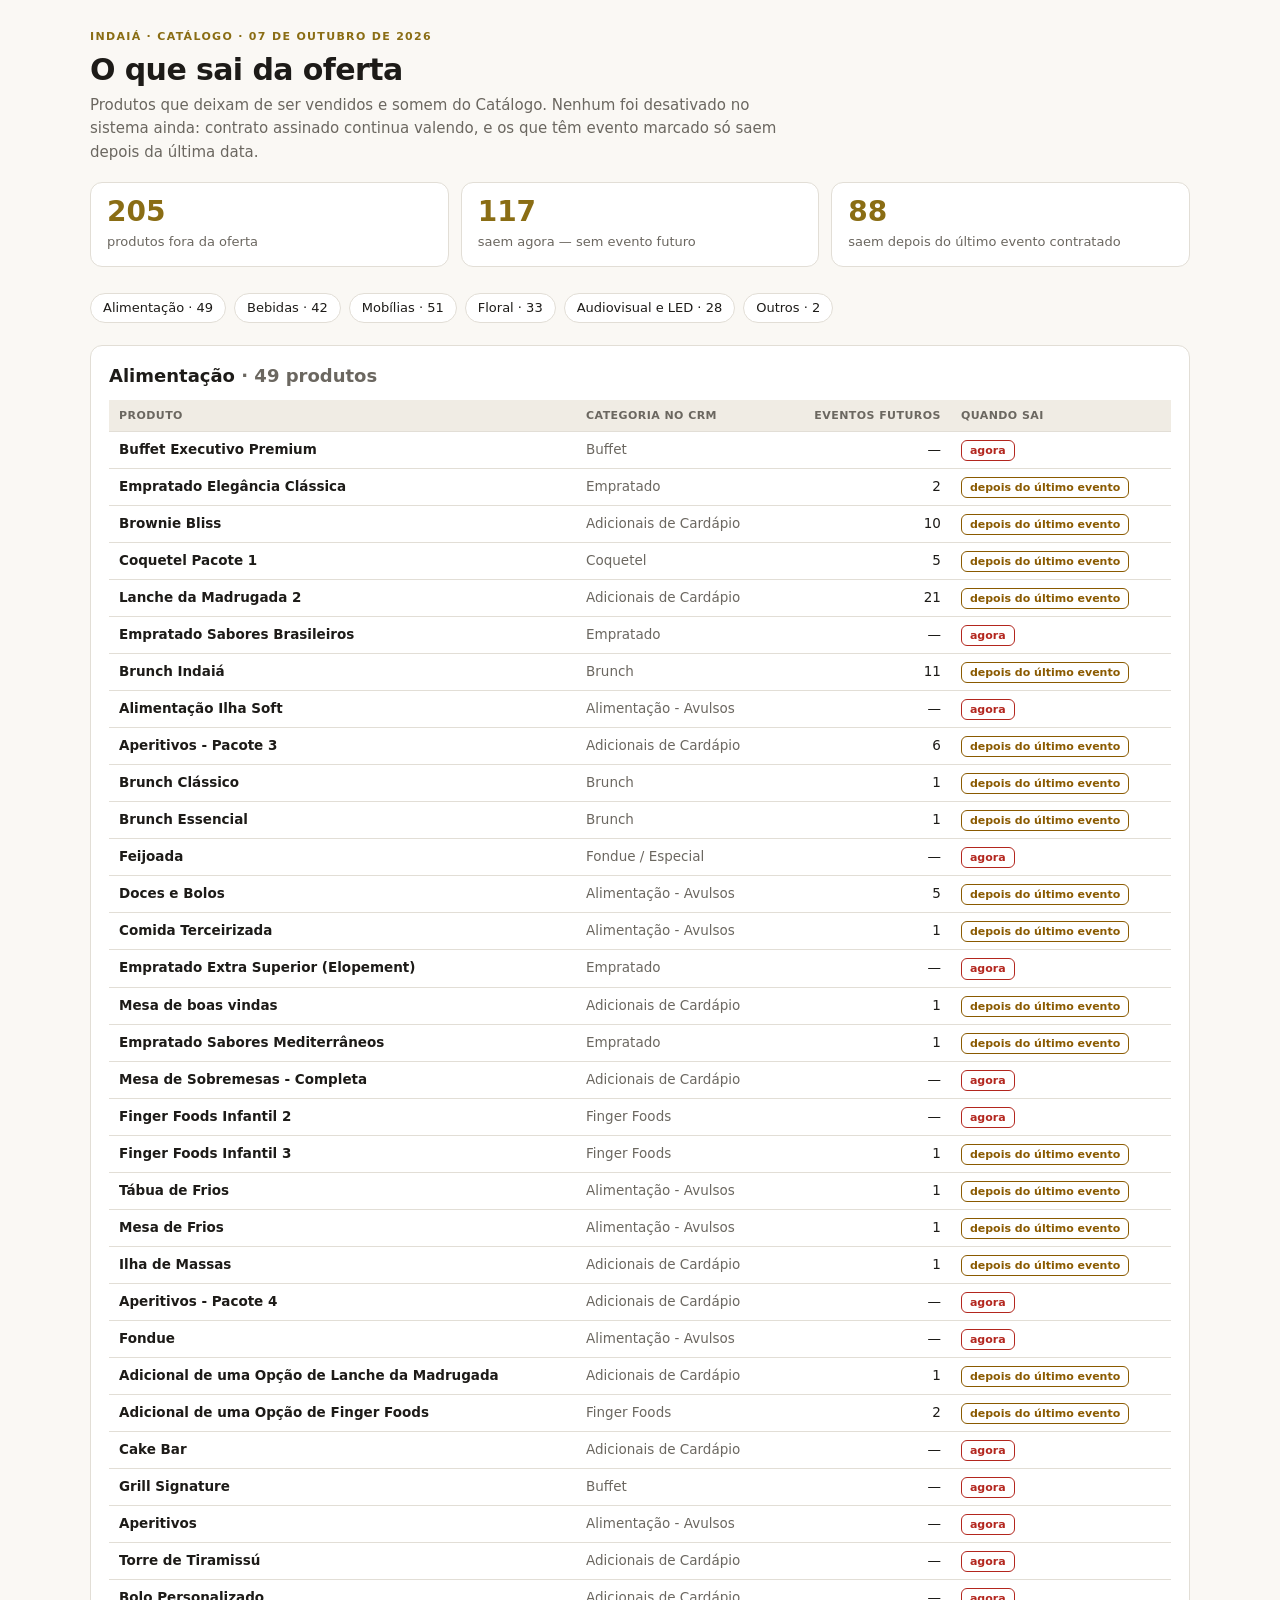
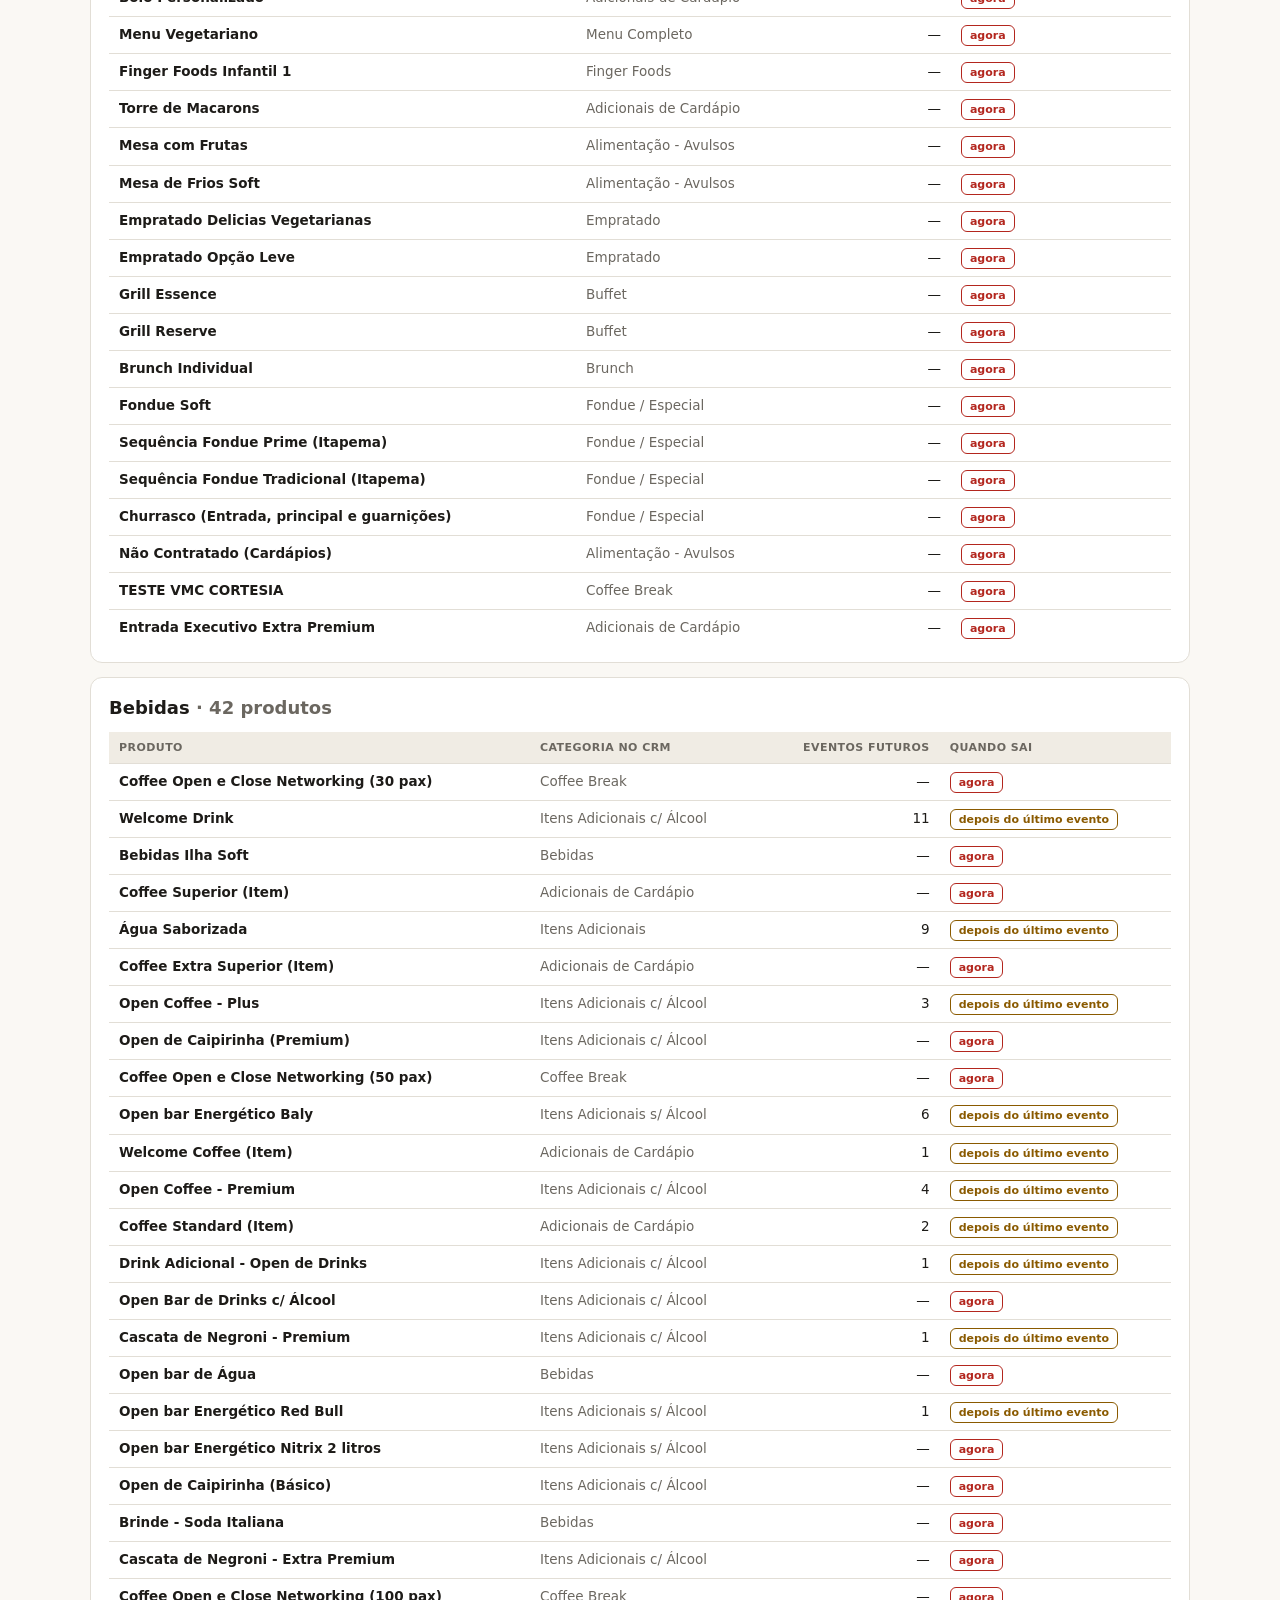
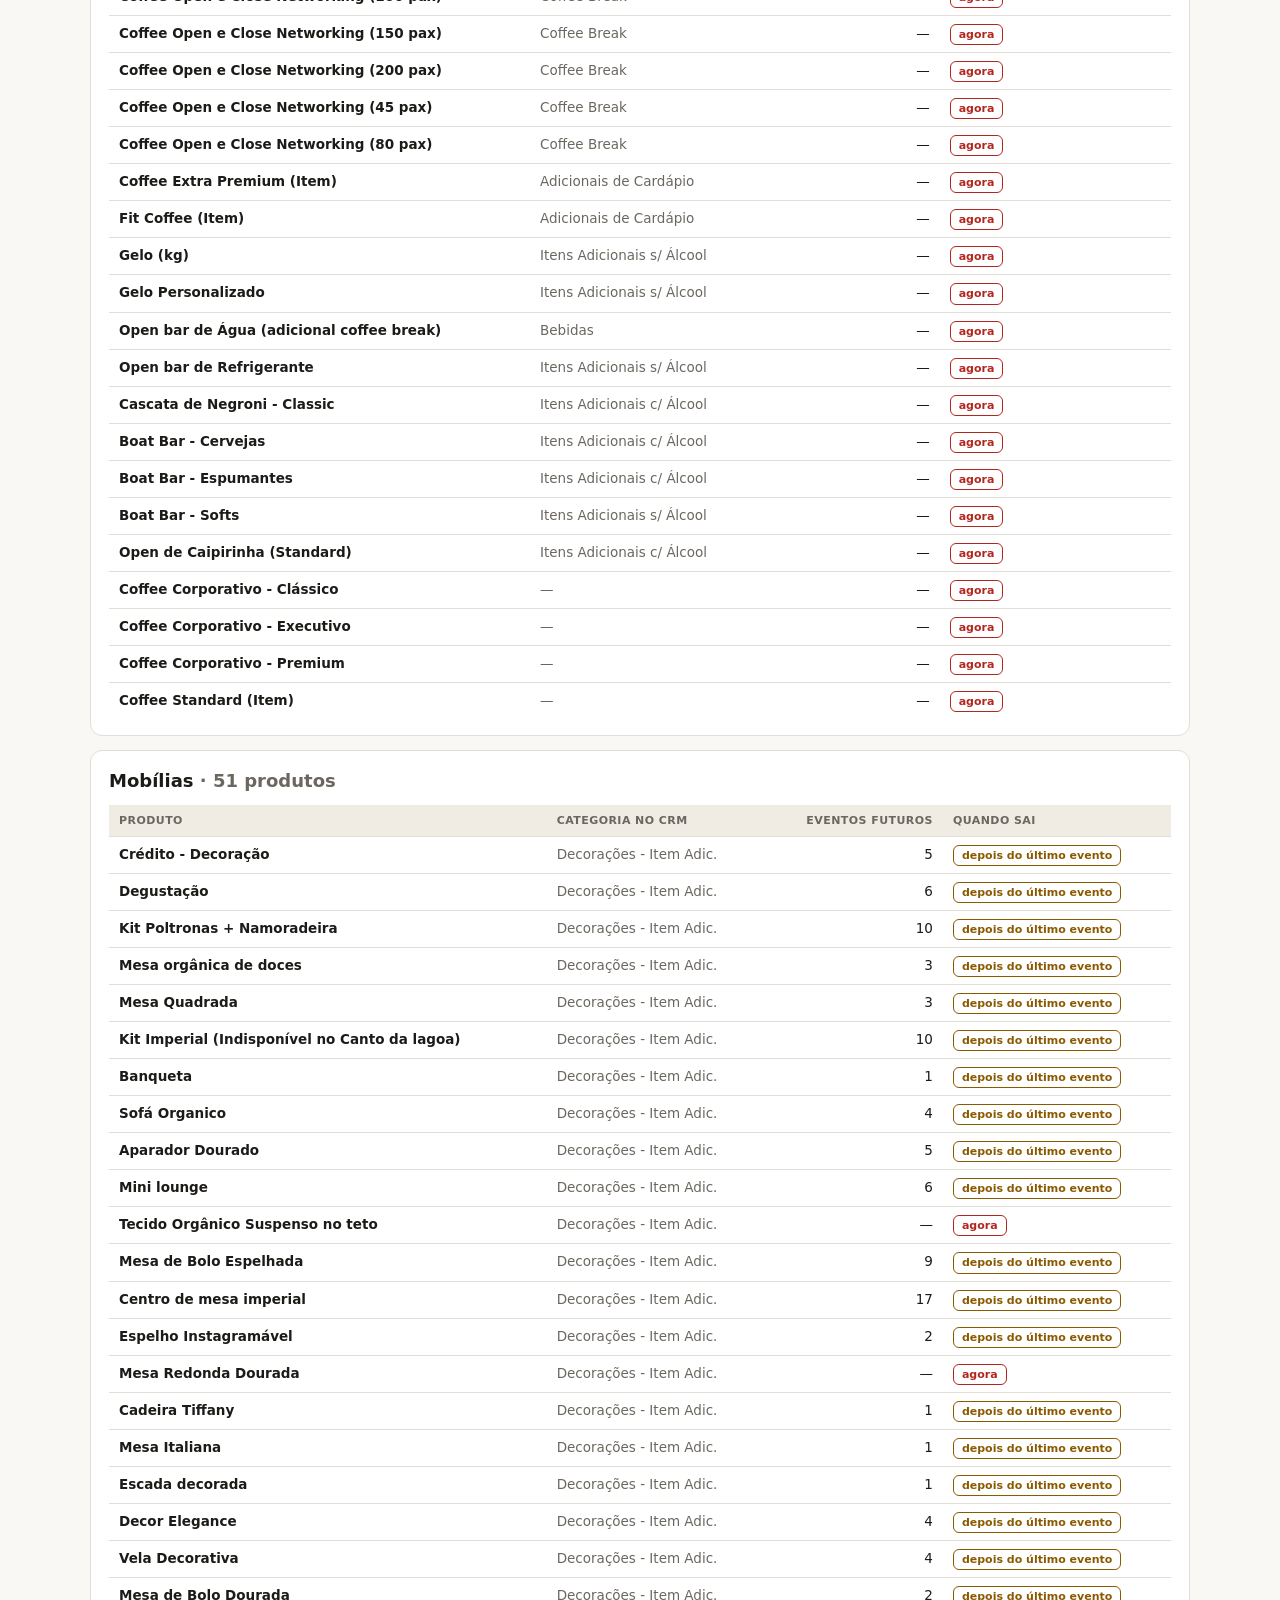
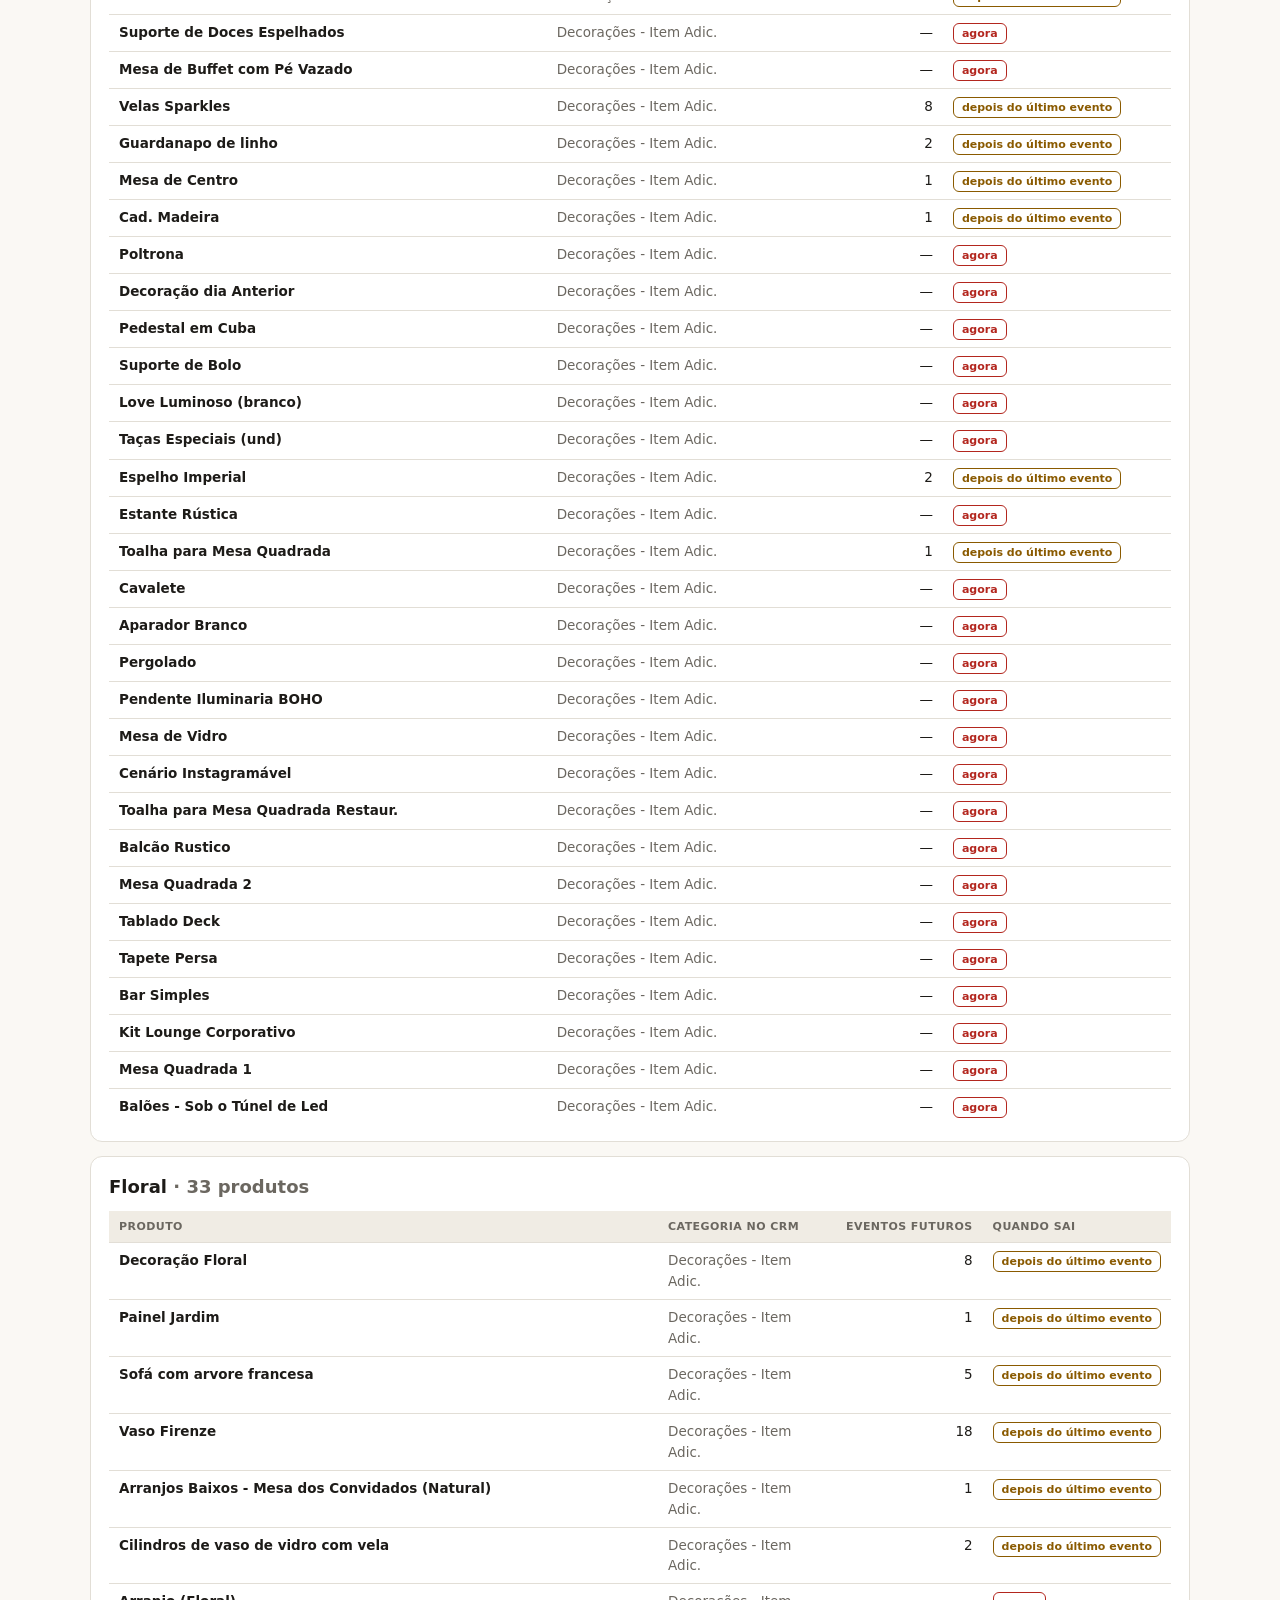
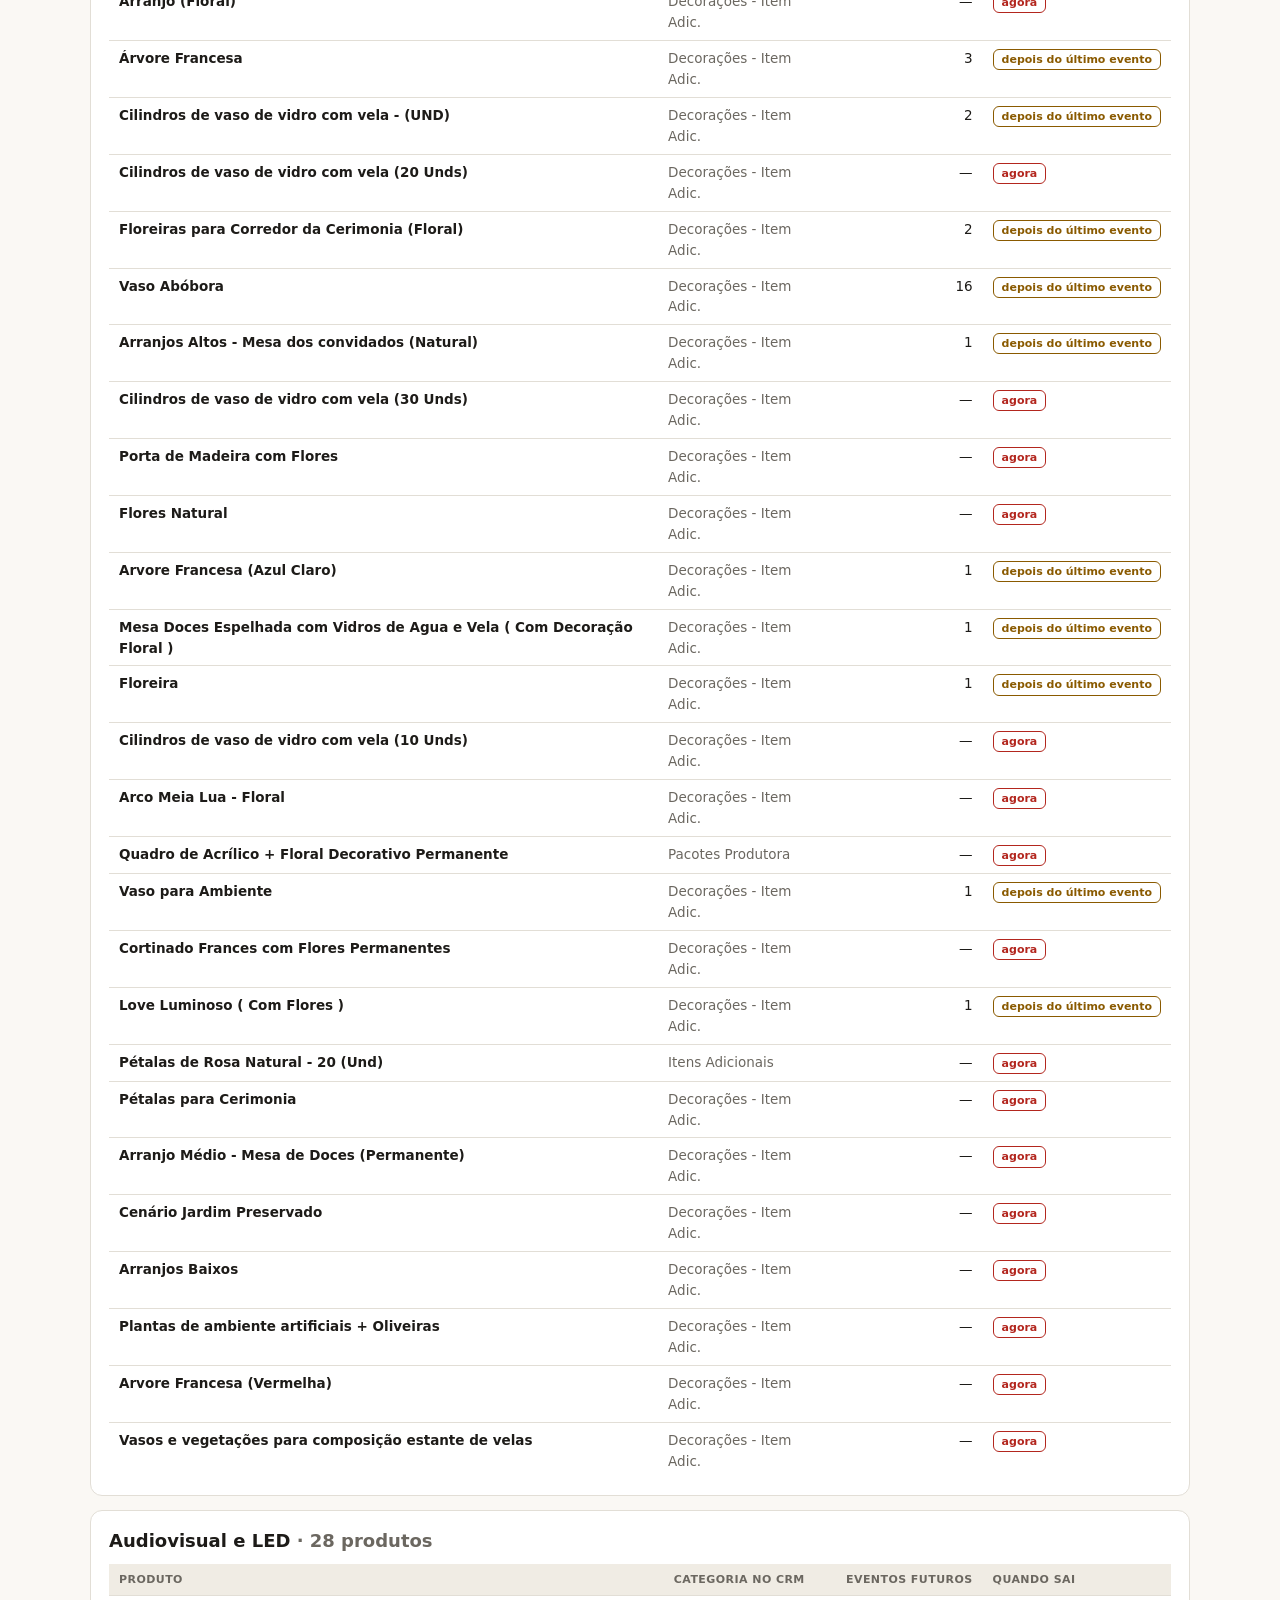
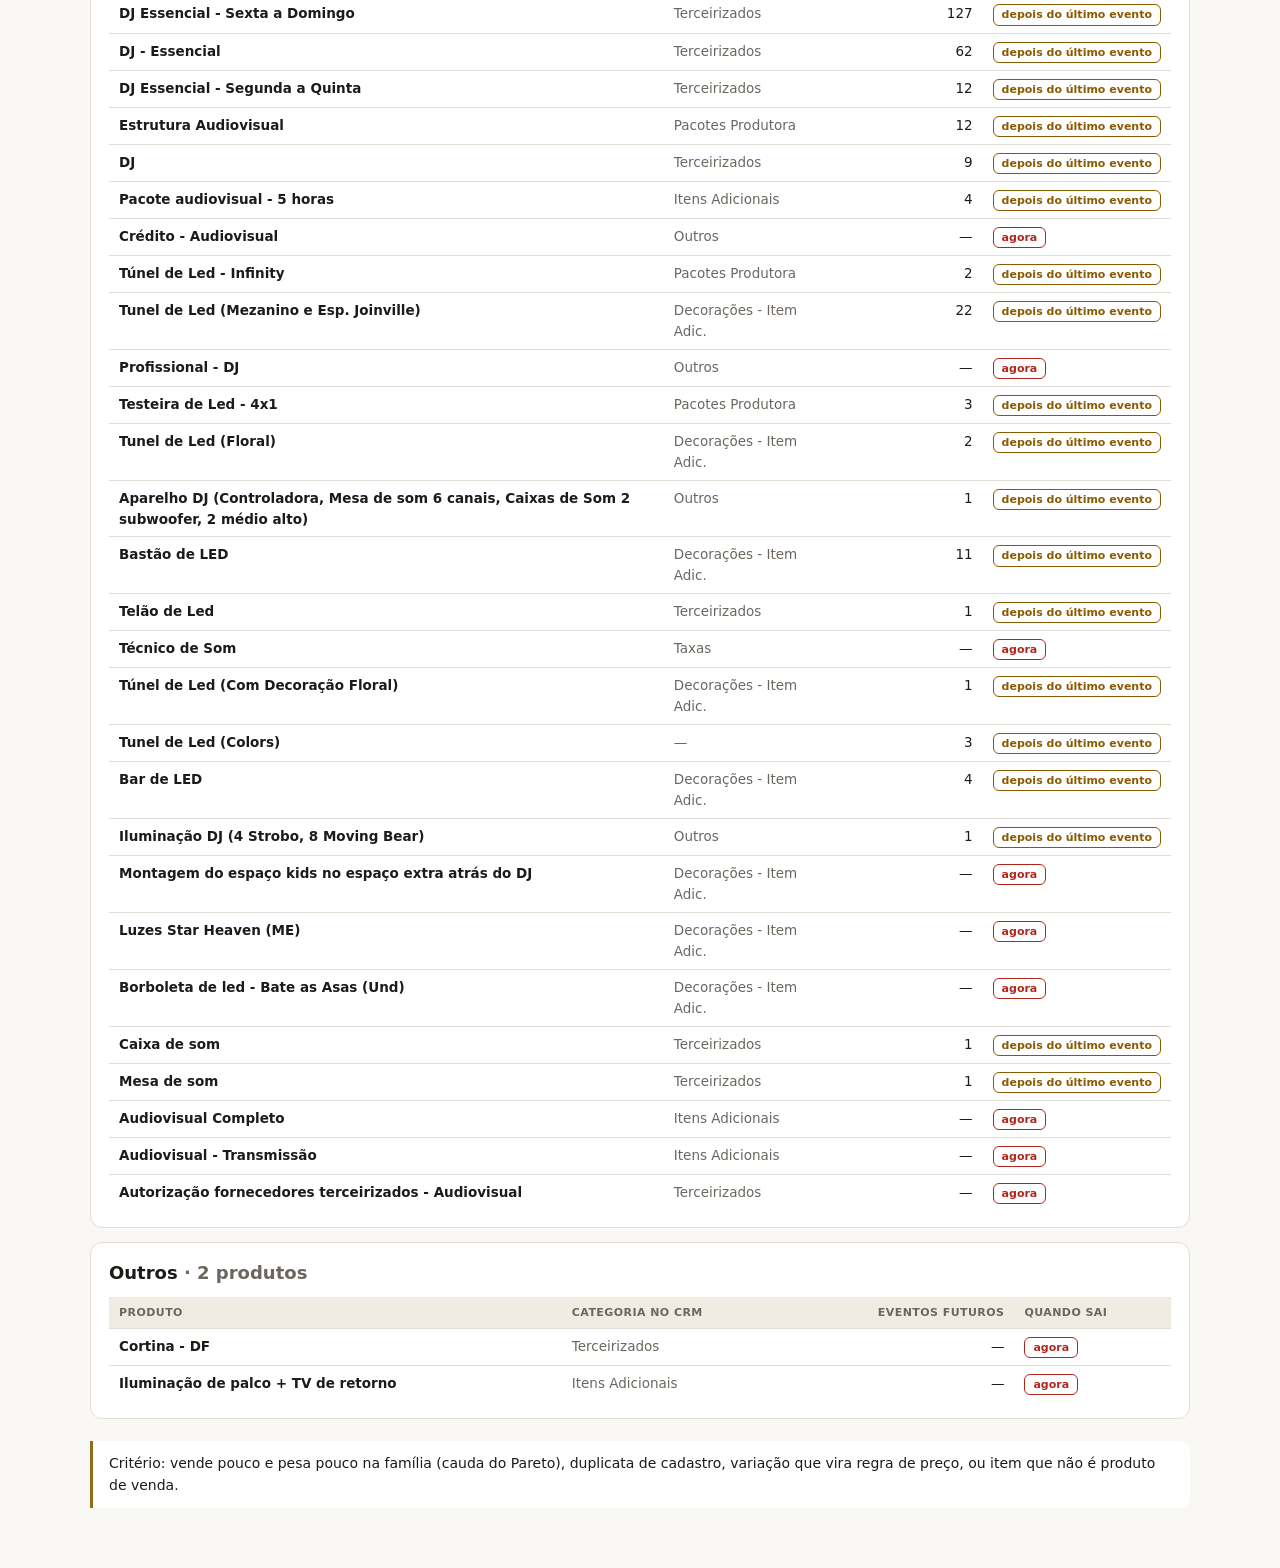
<file: index.html>
<!doctype html><html lang="pt-BR"><head><meta charset="utf-8"><meta name="viewport" content="width=device-width, initial-scale=1">
<title>Redução do catálogo</title>
<meta name="description" content="Os produtos que saem da oferta do Indaiá, por família, com venda histórica e o momento da saída.">
<style>
*{box-sizing:border-box;margin:0;padding:0}
:root{--bg:#12100e;--card:#1c1a17;--ink:#f2efe9;--mute:#a49f96;--line:#33302b;--head:#252320;--ouro:#c9a227;--red:#f28b82;--amb:#f0c060}
@media (prefers-color-scheme: light){:root:not([data-theme="dark"]){--bg:#faf8f4;--card:#fff;--ink:#1d1b18;--mute:#6b6760;--line:#e2ded6;--head:#f0ece4;--ouro:#8a6d14;--red:#b3261e;--amb:#8a5a00}}
:root[data-theme="light"]{--bg:#faf8f4;--card:#fff;--ink:#1d1b18;--mute:#6b6760;--line:#e2ded6;--head:#f0ece4;--ouro:#8a6d14;--red:#b3261e;--amb:#8a5a00}
:root[data-theme="dark"]{--bg:#12100e;--card:#1c1a17;--ink:#f2efe9;--mute:#a49f96;--line:#33302b;--head:#252320;--ouro:#c9a227;--red:#f28b82;--amb:#f0c060}
body{background:var(--bg);color:var(--ink);font:15px/1.55 "Segoe UI",system-ui,sans-serif;padding:28px 16px 60px}
main{max-width:1100px;margin:0 auto}
.tag{font-size:11px;font-weight:700;letter-spacing:.12em;text-transform:uppercase;color:var(--ouro);margin-bottom:8px}
h1{font-size:30px;line-height:1.1;letter-spacing:-.02em;margin-bottom:8px}
h2{font-size:18px;margin:0 0 10px}
.sub,.mute{color:var(--mute)}.sub{font-size:15px;max-width:72ch;margin-bottom:18px}
.kpis{display:grid;gap:12px;grid-template-columns:repeat(auto-fit,minmax(160px,1fr));margin:18px 0 26px}
.kpi{background:var(--card);border:1px solid var(--line);border-radius:12px;padding:14px 16px}
.kpi .n{font-size:28px;font-weight:700;line-height:1.1;color:var(--ouro)}.kpi p{font-size:13px;color:var(--mute);margin-top:4px}
.indice{display:flex;flex-wrap:wrap;gap:8px;margin-bottom:22px}
.indice a{color:var(--ink);text-decoration:none;font-size:13px;border:1px solid var(--line);border-radius:999px;padding:4px 12px;background:var(--card)}
.indice a:hover{border-color:var(--ouro)}
.bloco{background:var(--card);border:1px solid var(--line);border-radius:12px;padding:16px 18px;margin:14px 0}
.wrap{overflow-x:auto}
table{border-collapse:collapse;width:100%;font-size:13.5px}
th,td{text-align:left;padding:7px 10px;border-bottom:1px solid var(--line);vertical-align:top}
th{background:var(--head);font-size:11px;letter-spacing:.04em;text-transform:uppercase;color:var(--mute);white-space:nowrap}
tr:last-child td{border-bottom:0}
td.n,th.n{text-align:right;font-variant-numeric:tabular-nums;white-space:nowrap}
.t{display:inline-block;font-size:11px;font-weight:700;padding:1px 8px;border-radius:6px;border:1px solid;white-space:nowrap}
.t.red{color:var(--red);border-color:var(--red)}.t.amb{color:var(--amb);border-color:var(--amb)}
.nota{margin-top:22px;padding:12px 16px;border-left:3px solid var(--ouro);background:var(--card);border-radius:0 10px 10px 0;font-size:14px}
</style></head><body><main>
<div class="tag">Indaiá · Catálogo · 07 de outubro de 2026</div>
<h1>O que sai da oferta</h1>
<p class="sub">Produtos que deixam de ser vendidos e somem do Catálogo. Nenhum foi desativado no sistema ainda: contrato assinado continua valendo, e os que têm evento marcado só saem depois da última data.</p>
<div class="kpis">
  <div class="kpi"><div class="n">205</div><p>produtos fora da oferta</p></div>
  <div class="kpi"><div class="n">117</div><p>saem agora — sem evento futuro</p></div>
  <div class="kpi"><div class="n">88</div><p>saem depois do último evento contratado</p></div>
  
</div>
<div class="indice"><a href="#alimentacao">Alimentação · 49</a><a href="#bebidas">Bebidas · 42</a><a href="#mobilias">Mobílias · 51</a><a href="#floral">Floral · 33</a><a href="#audiovisual-e-led">Audiovisual e LED · 28</a><a href="#outros">Outros · 2</a></div>
<section class="bloco" id="alimentacao">
    <h2>Alimentação <span class="mute">· 49 produtos</span></h2>
    <div class="wrap"><table><thead><tr><th>Produto</th><th>Categoria no CRM</th><th class="n">Eventos futuros</th><th>Quando sai</th></tr></thead><tbody>
    <tr><td><b>Buffet Executivo Premium</b></td><td class="mute">Buffet</td><td class="n">—</td><td><span class="t red">agora</span></td></tr><tr><td><b>Empratado Elegância Clássica</b></td><td class="mute">Empratado</td><td class="n">2</td><td><span class="t amb">depois do último evento</span></td></tr><tr><td><b>Brownie Bliss</b></td><td class="mute">Adicionais de Cardápio</td><td class="n">10</td><td><span class="t amb">depois do último evento</span></td></tr><tr><td><b>Coquetel Pacote 1</b></td><td class="mute">Coquetel</td><td class="n">5</td><td><span class="t amb">depois do último evento</span></td></tr><tr><td><b>Lanche da Madrugada 2</b></td><td class="mute">Adicionais de Cardápio</td><td class="n">21</td><td><span class="t amb">depois do último evento</span></td></tr><tr><td><b>Empratado Sabores Brasileiros</b></td><td class="mute">Empratado</td><td class="n">—</td><td><span class="t red">agora</span></td></tr><tr><td><b>Brunch Indaiá</b></td><td class="mute">Brunch</td><td class="n">11</td><td><span class="t amb">depois do último evento</span></td></tr><tr><td><b>Alimentação Ilha Soft</b></td><td class="mute">Alimentação - Avulsos</td><td class="n">—</td><td><span class="t red">agora</span></td></tr><tr><td><b>Aperitivos - Pacote 3</b></td><td class="mute">Adicionais de Cardápio</td><td class="n">6</td><td><span class="t amb">depois do último evento</span></td></tr><tr><td><b>Brunch Clássico</b></td><td class="mute">Brunch</td><td class="n">1</td><td><span class="t amb">depois do último evento</span></td></tr><tr><td><b>Brunch Essencial</b></td><td class="mute">Brunch</td><td class="n">1</td><td><span class="t amb">depois do último evento</span></td></tr><tr><td><b>Feijoada</b></td><td class="mute">Fondue / Especial</td><td class="n">—</td><td><span class="t red">agora</span></td></tr><tr><td><b>Doces e Bolos</b></td><td class="mute">Alimentação - Avulsos</td><td class="n">5</td><td><span class="t amb">depois do último evento</span></td></tr><tr><td><b>Comida Terceirizada</b></td><td class="mute">Alimentação - Avulsos</td><td class="n">1</td><td><span class="t amb">depois do último evento</span></td></tr><tr><td><b>Empratado Extra Superior (Elopement)</b></td><td class="mute">Empratado</td><td class="n">—</td><td><span class="t red">agora</span></td></tr><tr><td><b>Mesa de boas vindas</b></td><td class="mute">Adicionais de Cardápio</td><td class="n">1</td><td><span class="t amb">depois do último evento</span></td></tr><tr><td><b>Empratado Sabores Mediterrâneos</b></td><td class="mute">Empratado</td><td class="n">1</td><td><span class="t amb">depois do último evento</span></td></tr><tr><td><b>Mesa de Sobremesas - Completa</b></td><td class="mute">Adicionais de Cardápio</td><td class="n">—</td><td><span class="t red">agora</span></td></tr><tr><td><b>Finger Foods Infantil 2</b></td><td class="mute">Finger Foods</td><td class="n">—</td><td><span class="t red">agora</span></td></tr><tr><td><b>Finger Foods Infantil 3</b></td><td class="mute">Finger Foods</td><td class="n">1</td><td><span class="t amb">depois do último evento</span></td></tr><tr><td><b>Tábua de Frios</b></td><td class="mute">Alimentação - Avulsos</td><td class="n">1</td><td><span class="t amb">depois do último evento</span></td></tr><tr><td><b>Mesa de Frios</b></td><td class="mute">Alimentação - Avulsos</td><td class="n">1</td><td><span class="t amb">depois do último evento</span></td></tr><tr><td><b>Ilha de Massas</b></td><td class="mute">Adicionais de Cardápio</td><td class="n">1</td><td><span class="t amb">depois do último evento</span></td></tr><tr><td><b>Aperitivos - Pacote 4</b></td><td class="mute">Adicionais de Cardápio</td><td class="n">—</td><td><span class="t red">agora</span></td></tr><tr><td><b>Fondue</b></td><td class="mute">Alimentação - Avulsos</td><td class="n">—</td><td><span class="t red">agora</span></td></tr><tr><td><b>Adicional de uma Opção de Lanche da Madrugada</b></td><td class="mute">Adicionais de Cardápio</td><td class="n">1</td><td><span class="t amb">depois do último evento</span></td></tr><tr><td><b>Adicional de uma Opção de Finger Foods</b></td><td class="mute">Finger Foods</td><td class="n">2</td><td><span class="t amb">depois do último evento</span></td></tr><tr><td><b>Cake Bar</b></td><td class="mute">Adicionais de Cardápio</td><td class="n">—</td><td><span class="t red">agora</span></td></tr><tr><td><b>Grill Signature</b></td><td class="mute">Buffet</td><td class="n">—</td><td><span class="t red">agora</span></td></tr><tr><td><b>Aperitivos</b></td><td class="mute">Alimentação - Avulsos</td><td class="n">—</td><td><span class="t red">agora</span></td></tr><tr><td><b>Torre de Tiramissú</b></td><td class="mute">Adicionais de Cardápio</td><td class="n">—</td><td><span class="t red">agora</span></td></tr><tr><td><b>Bolo Personalizado</b></td><td class="mute">Adicionais de Cardápio</td><td class="n">—</td><td><span class="t red">agora</span></td></tr><tr><td><b>Menu Vegetariano</b></td><td class="mute">Menu Completo</td><td class="n">—</td><td><span class="t red">agora</span></td></tr><tr><td><b>Finger Foods Infantil 1</b></td><td class="mute">Finger Foods</td><td class="n">—</td><td><span class="t red">agora</span></td></tr><tr><td><b>Torre de Macarons</b></td><td class="mute">Adicionais de Cardápio</td><td class="n">—</td><td><span class="t red">agora</span></td></tr><tr><td><b>Mesa com Frutas</b></td><td class="mute">Alimentação - Avulsos</td><td class="n">—</td><td><span class="t red">agora</span></td></tr><tr><td><b>Mesa de Frios Soft</b></td><td class="mute">Alimentação - Avulsos</td><td class="n">—</td><td><span class="t red">agora</span></td></tr><tr><td><b>Empratado Delicias Vegetarianas</b></td><td class="mute">Empratado</td><td class="n">—</td><td><span class="t red">agora</span></td></tr><tr><td><b>Empratado Opção Leve</b></td><td class="mute">Empratado</td><td class="n">—</td><td><span class="t red">agora</span></td></tr><tr><td><b>Grill Essence</b></td><td class="mute">Buffet</td><td class="n">—</td><td><span class="t red">agora</span></td></tr><tr><td><b>Grill Reserve</b></td><td class="mute">Buffet</td><td class="n">—</td><td><span class="t red">agora</span></td></tr><tr><td><b>Brunch Individual</b></td><td class="mute">Brunch</td><td class="n">—</td><td><span class="t red">agora</span></td></tr><tr><td><b>Fondue Soft</b></td><td class="mute">Fondue / Especial</td><td class="n">—</td><td><span class="t red">agora</span></td></tr><tr><td><b>Sequência Fondue Prime (Itapema)</b></td><td class="mute">Fondue / Especial</td><td class="n">—</td><td><span class="t red">agora</span></td></tr><tr><td><b>Sequência Fondue Tradicional (Itapema)</b></td><td class="mute">Fondue / Especial</td><td class="n">—</td><td><span class="t red">agora</span></td></tr><tr><td><b>Churrasco (Entrada, principal e guarnições)</b></td><td class="mute">Fondue / Especial</td><td class="n">—</td><td><span class="t red">agora</span></td></tr><tr><td><b>Não Contratado (Cardápios)</b></td><td class="mute">Alimentação - Avulsos</td><td class="n">—</td><td><span class="t red">agora</span></td></tr><tr><td><b>TESTE VMC CORTESIA</b></td><td class="mute">Coffee Break</td><td class="n">—</td><td><span class="t red">agora</span></td></tr><tr><td><b>Entrada Executivo Extra Premium</b></td><td class="mute">Adicionais de Cardápio</td><td class="n">—</td><td><span class="t red">agora</span></td></tr>
    </tbody></table></div></section><section class="bloco" id="bebidas">
    <h2>Bebidas <span class="mute">· 42 produtos</span></h2>
    <div class="wrap"><table><thead><tr><th>Produto</th><th>Categoria no CRM</th><th class="n">Eventos futuros</th><th>Quando sai</th></tr></thead><tbody>
    <tr><td><b>Coffee Open e Close Networking (30 pax)</b></td><td class="mute">Coffee Break</td><td class="n">—</td><td><span class="t red">agora</span></td></tr><tr><td><b>Welcome Drink</b></td><td class="mute">Itens Adicionais c/ Álcool</td><td class="n">11</td><td><span class="t amb">depois do último evento</span></td></tr><tr><td><b>Bebidas Ilha Soft</b></td><td class="mute">Bebidas</td><td class="n">—</td><td><span class="t red">agora</span></td></tr><tr><td><b>Coffee Superior (Item)</b></td><td class="mute">Adicionais de Cardápio</td><td class="n">—</td><td><span class="t red">agora</span></td></tr><tr><td><b>Água Saborizada</b></td><td class="mute">Itens Adicionais</td><td class="n">9</td><td><span class="t amb">depois do último evento</span></td></tr><tr><td><b>Coffee Extra Superior (Item)</b></td><td class="mute">Adicionais de Cardápio</td><td class="n">—</td><td><span class="t red">agora</span></td></tr><tr><td><b>Open Coffee - Plus</b></td><td class="mute">Itens Adicionais c/ Álcool</td><td class="n">3</td><td><span class="t amb">depois do último evento</span></td></tr><tr><td><b>Open de Caipirinha (Premium)</b></td><td class="mute">Itens Adicionais c/ Álcool</td><td class="n">—</td><td><span class="t red">agora</span></td></tr><tr><td><b>Coffee Open e Close Networking (50 pax)</b></td><td class="mute">Coffee Break</td><td class="n">—</td><td><span class="t red">agora</span></td></tr><tr><td><b>Open bar Energético Baly</b></td><td class="mute">Itens Adicionais s/ Álcool</td><td class="n">6</td><td><span class="t amb">depois do último evento</span></td></tr><tr><td><b>Welcome Coffee (Item)</b></td><td class="mute">Adicionais de Cardápio</td><td class="n">1</td><td><span class="t amb">depois do último evento</span></td></tr><tr><td><b>Open Coffee - Premium</b></td><td class="mute">Itens Adicionais c/ Álcool</td><td class="n">4</td><td><span class="t amb">depois do último evento</span></td></tr><tr><td><b>Coffee Standard (Item)</b></td><td class="mute">Adicionais de Cardápio</td><td class="n">2</td><td><span class="t amb">depois do último evento</span></td></tr><tr><td><b>Drink Adicional - Open de Drinks</b></td><td class="mute">Itens Adicionais c/ Álcool</td><td class="n">1</td><td><span class="t amb">depois do último evento</span></td></tr><tr><td><b>Open Bar de Drinks c/ Álcool</b></td><td class="mute">Itens Adicionais c/ Álcool</td><td class="n">—</td><td><span class="t red">agora</span></td></tr><tr><td><b>Cascata de Negroni - Premium</b></td><td class="mute">Itens Adicionais c/ Álcool</td><td class="n">1</td><td><span class="t amb">depois do último evento</span></td></tr><tr><td><b>Open bar de Água</b></td><td class="mute">Bebidas</td><td class="n">—</td><td><span class="t red">agora</span></td></tr><tr><td><b>Open bar Energético Red Bull</b></td><td class="mute">Itens Adicionais s/ Álcool</td><td class="n">1</td><td><span class="t amb">depois do último evento</span></td></tr><tr><td><b>Open bar Energético Nitrix 2 litros</b></td><td class="mute">Itens Adicionais s/ Álcool</td><td class="n">—</td><td><span class="t red">agora</span></td></tr><tr><td><b>Open de Caipirinha (Básico)</b></td><td class="mute">Itens Adicionais c/ Álcool</td><td class="n">—</td><td><span class="t red">agora</span></td></tr><tr><td><b>Brinde - Soda Italiana</b></td><td class="mute">Bebidas</td><td class="n">—</td><td><span class="t red">agora</span></td></tr><tr><td><b>Cascata de Negroni - Extra Premium</b></td><td class="mute">Itens Adicionais c/ Álcool</td><td class="n">—</td><td><span class="t red">agora</span></td></tr><tr><td><b>Coffee Open e Close Networking (100 pax)</b></td><td class="mute">Coffee Break</td><td class="n">—</td><td><span class="t red">agora</span></td></tr><tr><td><b>Coffee Open e Close Networking (150 pax)</b></td><td class="mute">Coffee Break</td><td class="n">—</td><td><span class="t red">agora</span></td></tr><tr><td><b>Coffee Open e Close Networking (200 pax)</b></td><td class="mute">Coffee Break</td><td class="n">—</td><td><span class="t red">agora</span></td></tr><tr><td><b>Coffee Open e Close Networking (45 pax)</b></td><td class="mute">Coffee Break</td><td class="n">—</td><td><span class="t red">agora</span></td></tr><tr><td><b>Coffee Open e Close Networking (80 pax)</b></td><td class="mute">Coffee Break</td><td class="n">—</td><td><span class="t red">agora</span></td></tr><tr><td><b>Coffee Extra Premium (Item)</b></td><td class="mute">Adicionais de Cardápio</td><td class="n">—</td><td><span class="t red">agora</span></td></tr><tr><td><b>Fit Coffee (Item)</b></td><td class="mute">Adicionais de Cardápio</td><td class="n">—</td><td><span class="t red">agora</span></td></tr><tr><td><b>Gelo (kg)</b></td><td class="mute">Itens Adicionais s/ Álcool</td><td class="n">—</td><td><span class="t red">agora</span></td></tr><tr><td><b>Gelo Personalizado</b></td><td class="mute">Itens Adicionais s/ Álcool</td><td class="n">—</td><td><span class="t red">agora</span></td></tr><tr><td><b>Open bar de Água (adicional coffee break)</b></td><td class="mute">Bebidas</td><td class="n">—</td><td><span class="t red">agora</span></td></tr><tr><td><b>Open bar de Refrigerante</b></td><td class="mute">Itens Adicionais s/ Álcool</td><td class="n">—</td><td><span class="t red">agora</span></td></tr><tr><td><b>Cascata de Negroni - Classic</b></td><td class="mute">Itens Adicionais c/ Álcool</td><td class="n">—</td><td><span class="t red">agora</span></td></tr><tr><td><b>Boat Bar - Cervejas</b></td><td class="mute">Itens Adicionais c/ Álcool</td><td class="n">—</td><td><span class="t red">agora</span></td></tr><tr><td><b>Boat Bar - Espumantes</b></td><td class="mute">Itens Adicionais c/ Álcool</td><td class="n">—</td><td><span class="t red">agora</span></td></tr><tr><td><b>Boat Bar - Softs</b></td><td class="mute">Itens Adicionais s/ Álcool</td><td class="n">—</td><td><span class="t red">agora</span></td></tr><tr><td><b>Open de Caipirinha (Standard)</b></td><td class="mute">Itens Adicionais c/ Álcool</td><td class="n">—</td><td><span class="t red">agora</span></td></tr><tr><td><b>Coffee Corporativo - Clássico</b></td><td class="mute">—</td><td class="n">—</td><td><span class="t red">agora</span></td></tr><tr><td><b>Coffee Corporativo - Executivo</b></td><td class="mute">—</td><td class="n">—</td><td><span class="t red">agora</span></td></tr><tr><td><b>Coffee Corporativo - Premium</b></td><td class="mute">—</td><td class="n">—</td><td><span class="t red">agora</span></td></tr><tr><td><b>Coffee Standard (Item)</b></td><td class="mute">—</td><td class="n">—</td><td><span class="t red">agora</span></td></tr>
    </tbody></table></div></section><section class="bloco" id="mobilias">
    <h2>Mobílias <span class="mute">· 51 produtos</span></h2>
    <div class="wrap"><table><thead><tr><th>Produto</th><th>Categoria no CRM</th><th class="n">Eventos futuros</th><th>Quando sai</th></tr></thead><tbody>
    <tr><td><b>Crédito - Decoração</b></td><td class="mute">Decorações - Item Adic.</td><td class="n">5</td><td><span class="t amb">depois do último evento</span></td></tr><tr><td><b>Degustação</b></td><td class="mute">Decorações - Item Adic.</td><td class="n">6</td><td><span class="t amb">depois do último evento</span></td></tr><tr><td><b>Kit Poltronas + Namoradeira</b></td><td class="mute">Decorações - Item Adic.</td><td class="n">10</td><td><span class="t amb">depois do último evento</span></td></tr><tr><td><b>Mesa orgânica de doces</b></td><td class="mute">Decorações - Item Adic.</td><td class="n">3</td><td><span class="t amb">depois do último evento</span></td></tr><tr><td><b>Mesa Quadrada</b></td><td class="mute">Decorações - Item Adic.</td><td class="n">3</td><td><span class="t amb">depois do último evento</span></td></tr><tr><td><b>Kit Imperial (Indisponível no Canto da lagoa)</b></td><td class="mute">Decorações - Item Adic.</td><td class="n">10</td><td><span class="t amb">depois do último evento</span></td></tr><tr><td><b>Banqueta</b></td><td class="mute">Decorações - Item Adic.</td><td class="n">1</td><td><span class="t amb">depois do último evento</span></td></tr><tr><td><b>Sofá Organico</b></td><td class="mute">Decorações - Item Adic.</td><td class="n">4</td><td><span class="t amb">depois do último evento</span></td></tr><tr><td><b>Aparador Dourado</b></td><td class="mute">Decorações - Item Adic.</td><td class="n">5</td><td><span class="t amb">depois do último evento</span></td></tr><tr><td><b>Mini lounge</b></td><td class="mute">Decorações - Item Adic.</td><td class="n">6</td><td><span class="t amb">depois do último evento</span></td></tr><tr><td><b>Tecido Orgânico Suspenso no teto</b></td><td class="mute">Decorações - Item Adic.</td><td class="n">—</td><td><span class="t red">agora</span></td></tr><tr><td><b>Mesa de Bolo Espelhada</b></td><td class="mute">Decorações - Item Adic.</td><td class="n">9</td><td><span class="t amb">depois do último evento</span></td></tr><tr><td><b>Centro de mesa imperial</b></td><td class="mute">Decorações - Item Adic.</td><td class="n">17</td><td><span class="t amb">depois do último evento</span></td></tr><tr><td><b>Espelho Instagramável</b></td><td class="mute">Decorações - Item Adic.</td><td class="n">2</td><td><span class="t amb">depois do último evento</span></td></tr><tr><td><b>Mesa Redonda Dourada</b></td><td class="mute">Decorações - Item Adic.</td><td class="n">—</td><td><span class="t red">agora</span></td></tr><tr><td><b>Cadeira Tiffany</b></td><td class="mute">Decorações - Item Adic.</td><td class="n">1</td><td><span class="t amb">depois do último evento</span></td></tr><tr><td><b>Mesa Italiana</b></td><td class="mute">Decorações - Item Adic.</td><td class="n">1</td><td><span class="t amb">depois do último evento</span></td></tr><tr><td><b>Escada decorada</b></td><td class="mute">Decorações - Item Adic.</td><td class="n">1</td><td><span class="t amb">depois do último evento</span></td></tr><tr><td><b>Decor Elegance</b></td><td class="mute">Decorações - Item Adic.</td><td class="n">4</td><td><span class="t amb">depois do último evento</span></td></tr><tr><td><b>Vela Decorativa</b></td><td class="mute">Decorações - Item Adic.</td><td class="n">4</td><td><span class="t amb">depois do último evento</span></td></tr><tr><td><b>Mesa de Bolo Dourada</b></td><td class="mute">Decorações - Item Adic.</td><td class="n">2</td><td><span class="t amb">depois do último evento</span></td></tr><tr><td><b>Suporte de Doces Espelhados</b></td><td class="mute">Decorações - Item Adic.</td><td class="n">—</td><td><span class="t red">agora</span></td></tr><tr><td><b>Mesa de Buffet com Pé Vazado</b></td><td class="mute">Decorações - Item Adic.</td><td class="n">—</td><td><span class="t red">agora</span></td></tr><tr><td><b>Velas Sparkles</b></td><td class="mute">Decorações - Item Adic.</td><td class="n">8</td><td><span class="t amb">depois do último evento</span></td></tr><tr><td><b>Guardanapo de linho</b></td><td class="mute">Decorações - Item Adic.</td><td class="n">2</td><td><span class="t amb">depois do último evento</span></td></tr><tr><td><b>Mesa de Centro</b></td><td class="mute">Decorações - Item Adic.</td><td class="n">1</td><td><span class="t amb">depois do último evento</span></td></tr><tr><td><b>Cad. Madeira</b></td><td class="mute">Decorações - Item Adic.</td><td class="n">1</td><td><span class="t amb">depois do último evento</span></td></tr><tr><td><b>Poltrona</b></td><td class="mute">Decorações - Item Adic.</td><td class="n">—</td><td><span class="t red">agora</span></td></tr><tr><td><b>Decoração dia Anterior</b></td><td class="mute">Decorações - Item Adic.</td><td class="n">—</td><td><span class="t red">agora</span></td></tr><tr><td><b>Pedestal em Cuba</b></td><td class="mute">Decorações - Item Adic.</td><td class="n">—</td><td><span class="t red">agora</span></td></tr><tr><td><b>Suporte de Bolo</b></td><td class="mute">Decorações - Item Adic.</td><td class="n">—</td><td><span class="t red">agora</span></td></tr><tr><td><b>Love Luminoso (branco)</b></td><td class="mute">Decorações - Item Adic.</td><td class="n">—</td><td><span class="t red">agora</span></td></tr><tr><td><b>Taças Especiais (und)</b></td><td class="mute">Decorações - Item Adic.</td><td class="n">—</td><td><span class="t red">agora</span></td></tr><tr><td><b>Espelho Imperial</b></td><td class="mute">Decorações - Item Adic.</td><td class="n">2</td><td><span class="t amb">depois do último evento</span></td></tr><tr><td><b>Estante Rústica</b></td><td class="mute">Decorações - Item Adic.</td><td class="n">—</td><td><span class="t red">agora</span></td></tr><tr><td><b>Toalha para Mesa Quadrada</b></td><td class="mute">Decorações - Item Adic.</td><td class="n">1</td><td><span class="t amb">depois do último evento</span></td></tr><tr><td><b>Cavalete</b></td><td class="mute">Decorações - Item Adic.</td><td class="n">—</td><td><span class="t red">agora</span></td></tr><tr><td><b>Aparador Branco</b></td><td class="mute">Decorações - Item Adic.</td><td class="n">—</td><td><span class="t red">agora</span></td></tr><tr><td><b>Pergolado</b></td><td class="mute">Decorações - Item Adic.</td><td class="n">—</td><td><span class="t red">agora</span></td></tr><tr><td><b>Pendente Iluminaria BOHO</b></td><td class="mute">Decorações - Item Adic.</td><td class="n">—</td><td><span class="t red">agora</span></td></tr><tr><td><b>Mesa de Vidro</b></td><td class="mute">Decorações - Item Adic.</td><td class="n">—</td><td><span class="t red">agora</span></td></tr><tr><td><b>Cenário Instagramável</b></td><td class="mute">Decorações - Item Adic.</td><td class="n">—</td><td><span class="t red">agora</span></td></tr><tr><td><b>Toalha para Mesa Quadrada Restaur.</b></td><td class="mute">Decorações - Item Adic.</td><td class="n">—</td><td><span class="t red">agora</span></td></tr><tr><td><b>Balcão Rustico</b></td><td class="mute">Decorações - Item Adic.</td><td class="n">—</td><td><span class="t red">agora</span></td></tr><tr><td><b>Mesa Quadrada 2</b></td><td class="mute">Decorações - Item Adic.</td><td class="n">—</td><td><span class="t red">agora</span></td></tr><tr><td><b>Tablado Deck</b></td><td class="mute">Decorações - Item Adic.</td><td class="n">—</td><td><span class="t red">agora</span></td></tr><tr><td><b>Tapete Persa</b></td><td class="mute">Decorações - Item Adic.</td><td class="n">—</td><td><span class="t red">agora</span></td></tr><tr><td><b>Bar Simples</b></td><td class="mute">Decorações - Item Adic.</td><td class="n">—</td><td><span class="t red">agora</span></td></tr><tr><td><b>Kit Lounge Corporativo</b></td><td class="mute">Decorações - Item Adic.</td><td class="n">—</td><td><span class="t red">agora</span></td></tr><tr><td><b>Mesa Quadrada 1</b></td><td class="mute">Decorações - Item Adic.</td><td class="n">—</td><td><span class="t red">agora</span></td></tr><tr><td><b>Balões - Sob o Túnel de Led</b></td><td class="mute">Decorações - Item Adic.</td><td class="n">—</td><td><span class="t red">agora</span></td></tr>
    </tbody></table></div></section><section class="bloco" id="floral">
    <h2>Floral <span class="mute">· 33 produtos</span></h2>
    <div class="wrap"><table><thead><tr><th>Produto</th><th>Categoria no CRM</th><th class="n">Eventos futuros</th><th>Quando sai</th></tr></thead><tbody>
    <tr><td><b>Decoração Floral</b></td><td class="mute">Decorações - Item Adic.</td><td class="n">8</td><td><span class="t amb">depois do último evento</span></td></tr><tr><td><b>Painel Jardim</b></td><td class="mute">Decorações - Item Adic.</td><td class="n">1</td><td><span class="t amb">depois do último evento</span></td></tr><tr><td><b>Sofá com arvore francesa</b></td><td class="mute">Decorações - Item Adic.</td><td class="n">5</td><td><span class="t amb">depois do último evento</span></td></tr><tr><td><b>Vaso Firenze</b></td><td class="mute">Decorações - Item Adic.</td><td class="n">18</td><td><span class="t amb">depois do último evento</span></td></tr><tr><td><b>Arranjos Baixos - Mesa dos Convidados (Natural)</b></td><td class="mute">Decorações - Item Adic.</td><td class="n">1</td><td><span class="t amb">depois do último evento</span></td></tr><tr><td><b>Cilindros de vaso de vidro com vela</b></td><td class="mute">Decorações - Item Adic.</td><td class="n">2</td><td><span class="t amb">depois do último evento</span></td></tr><tr><td><b>Arranjo (Floral)</b></td><td class="mute">Decorações - Item Adic.</td><td class="n">—</td><td><span class="t red">agora</span></td></tr><tr><td><b>Árvore Francesa</b></td><td class="mute">Decorações - Item Adic.</td><td class="n">3</td><td><span class="t amb">depois do último evento</span></td></tr><tr><td><b>Cilindros de vaso de vidro com vela - (UND)</b></td><td class="mute">Decorações - Item Adic.</td><td class="n">2</td><td><span class="t amb">depois do último evento</span></td></tr><tr><td><b>Cilindros de vaso de vidro com vela (20 Unds)</b></td><td class="mute">Decorações - Item Adic.</td><td class="n">—</td><td><span class="t red">agora</span></td></tr><tr><td><b>Floreiras para Corredor da Cerimonia (Floral)</b></td><td class="mute">Decorações - Item Adic.</td><td class="n">2</td><td><span class="t amb">depois do último evento</span></td></tr><tr><td><b>Vaso Abóbora</b></td><td class="mute">Decorações - Item Adic.</td><td class="n">16</td><td><span class="t amb">depois do último evento</span></td></tr><tr><td><b>Arranjos Altos - Mesa dos convidados (Natural)</b></td><td class="mute">Decorações - Item Adic.</td><td class="n">1</td><td><span class="t amb">depois do último evento</span></td></tr><tr><td><b>Cilindros de vaso de vidro com vela (30 Unds)</b></td><td class="mute">Decorações - Item Adic.</td><td class="n">—</td><td><span class="t red">agora</span></td></tr><tr><td><b>Porta de Madeira com Flores</b></td><td class="mute">Decorações - Item Adic.</td><td class="n">—</td><td><span class="t red">agora</span></td></tr><tr><td><b>Flores Natural</b></td><td class="mute">Decorações - Item Adic.</td><td class="n">—</td><td><span class="t red">agora</span></td></tr><tr><td><b>Arvore Francesa (Azul Claro)</b></td><td class="mute">Decorações - Item Adic.</td><td class="n">1</td><td><span class="t amb">depois do último evento</span></td></tr><tr><td><b>Mesa Doces Espelhada com Vidros de Agua e Vela ( Com Decoração Floral )</b></td><td class="mute">Decorações - Item Adic.</td><td class="n">1</td><td><span class="t amb">depois do último evento</span></td></tr><tr><td><b>Floreira</b></td><td class="mute">Decorações - Item Adic.</td><td class="n">1</td><td><span class="t amb">depois do último evento</span></td></tr><tr><td><b>Cilindros de vaso de vidro com vela (10 Unds)</b></td><td class="mute">Decorações - Item Adic.</td><td class="n">—</td><td><span class="t red">agora</span></td></tr><tr><td><b>Arco Meia Lua - Floral</b></td><td class="mute">Decorações - Item Adic.</td><td class="n">—</td><td><span class="t red">agora</span></td></tr><tr><td><b>Quadro de Acrílico + Floral Decorativo Permanente</b></td><td class="mute">Pacotes Produtora</td><td class="n">—</td><td><span class="t red">agora</span></td></tr><tr><td><b>Vaso para Ambiente</b></td><td class="mute">Decorações - Item Adic.</td><td class="n">1</td><td><span class="t amb">depois do último evento</span></td></tr><tr><td><b>Cortinado Frances com Flores Permanentes</b></td><td class="mute">Decorações - Item Adic.</td><td class="n">—</td><td><span class="t red">agora</span></td></tr><tr><td><b>Love Luminoso ( Com Flores )</b></td><td class="mute">Decorações - Item Adic.</td><td class="n">1</td><td><span class="t amb">depois do último evento</span></td></tr><tr><td><b>Pétalas de Rosa Natural - 20 (Und)</b></td><td class="mute">Itens Adicionais</td><td class="n">—</td><td><span class="t red">agora</span></td></tr><tr><td><b>Pétalas para Cerimonia</b></td><td class="mute">Decorações - Item Adic.</td><td class="n">—</td><td><span class="t red">agora</span></td></tr><tr><td><b>Arranjo Médio - Mesa de Doces (Permanente)</b></td><td class="mute">Decorações - Item Adic.</td><td class="n">—</td><td><span class="t red">agora</span></td></tr><tr><td><b>Cenário Jardim Preservado</b></td><td class="mute">Decorações - Item Adic.</td><td class="n">—</td><td><span class="t red">agora</span></td></tr><tr><td><b>Arranjos Baixos</b></td><td class="mute">Decorações - Item Adic.</td><td class="n">—</td><td><span class="t red">agora</span></td></tr><tr><td><b>Plantas de ambiente artificiais + Oliveiras</b></td><td class="mute">Decorações - Item Adic.</td><td class="n">—</td><td><span class="t red">agora</span></td></tr><tr><td><b>Arvore Francesa (Vermelha)</b></td><td class="mute">Decorações - Item Adic.</td><td class="n">—</td><td><span class="t red">agora</span></td></tr><tr><td><b>Vasos e vegetações para composição estante de velas</b></td><td class="mute">Decorações - Item Adic.</td><td class="n">—</td><td><span class="t red">agora</span></td></tr>
    </tbody></table></div></section><section class="bloco" id="audiovisual-e-led">
    <h2>Audiovisual e LED <span class="mute">· 28 produtos</span></h2>
    <div class="wrap"><table><thead><tr><th>Produto</th><th>Categoria no CRM</th><th class="n">Eventos futuros</th><th>Quando sai</th></tr></thead><tbody>
    <tr><td><b>DJ Essencial - Sexta a Domingo</b></td><td class="mute">Terceirizados</td><td class="n">127</td><td><span class="t amb">depois do último evento</span></td></tr><tr><td><b>DJ - Essencial</b></td><td class="mute">Terceirizados</td><td class="n">62</td><td><span class="t amb">depois do último evento</span></td></tr><tr><td><b>DJ Essencial - Segunda a Quinta</b></td><td class="mute">Terceirizados</td><td class="n">12</td><td><span class="t amb">depois do último evento</span></td></tr><tr><td><b>Estrutura Audiovisual</b></td><td class="mute">Pacotes Produtora</td><td class="n">12</td><td><span class="t amb">depois do último evento</span></td></tr><tr><td><b>DJ</b></td><td class="mute">Terceirizados</td><td class="n">9</td><td><span class="t amb">depois do último evento</span></td></tr><tr><td><b>Pacote audiovisual - 5 horas</b></td><td class="mute">Itens Adicionais</td><td class="n">4</td><td><span class="t amb">depois do último evento</span></td></tr><tr><td><b>Crédito - Audiovisual</b></td><td class="mute">Outros</td><td class="n">—</td><td><span class="t red">agora</span></td></tr><tr><td><b>Túnel de Led - Infinity</b></td><td class="mute">Pacotes Produtora</td><td class="n">2</td><td><span class="t amb">depois do último evento</span></td></tr><tr><td><b>Tunel de Led (Mezanino e Esp. Joinville)</b></td><td class="mute">Decorações - Item Adic.</td><td class="n">22</td><td><span class="t amb">depois do último evento</span></td></tr><tr><td><b>Profissional - DJ</b></td><td class="mute">Outros</td><td class="n">—</td><td><span class="t red">agora</span></td></tr><tr><td><b>Testeira de Led - 4x1</b></td><td class="mute">Pacotes Produtora</td><td class="n">3</td><td><span class="t amb">depois do último evento</span></td></tr><tr><td><b>Tunel de Led (Floral)</b></td><td class="mute">Decorações - Item Adic.</td><td class="n">2</td><td><span class="t amb">depois do último evento</span></td></tr><tr><td><b>Aparelho DJ (Controladora, Mesa de som 6 canais, Caixas de Som 2 subwoofer, 2 médio alto)</b></td><td class="mute">Outros</td><td class="n">1</td><td><span class="t amb">depois do último evento</span></td></tr><tr><td><b>Bastão de LED</b></td><td class="mute">Decorações - Item Adic.</td><td class="n">11</td><td><span class="t amb">depois do último evento</span></td></tr><tr><td><b>Telão de Led</b></td><td class="mute">Terceirizados</td><td class="n">1</td><td><span class="t amb">depois do último evento</span></td></tr><tr><td><b>Técnico de Som</b></td><td class="mute">Taxas</td><td class="n">—</td><td><span class="t red">agora</span></td></tr><tr><td><b>Túnel de Led (Com Decoração Floral)</b></td><td class="mute">Decorações - Item Adic.</td><td class="n">1</td><td><span class="t amb">depois do último evento</span></td></tr><tr><td><b>Tunel de Led (Colors)</b></td><td class="mute">—</td><td class="n">3</td><td><span class="t amb">depois do último evento</span></td></tr><tr><td><b>Bar de LED</b></td><td class="mute">Decorações - Item Adic.</td><td class="n">4</td><td><span class="t amb">depois do último evento</span></td></tr><tr><td><b>Iluminação DJ (4 Strobo, 8 Moving Bear)</b></td><td class="mute">Outros</td><td class="n">1</td><td><span class="t amb">depois do último evento</span></td></tr><tr><td><b>Montagem do espaço kids no espaço extra atrás do DJ</b></td><td class="mute">Decorações - Item Adic.</td><td class="n">—</td><td><span class="t red">agora</span></td></tr><tr><td><b>Luzes Star Heaven (ME)</b></td><td class="mute">Decorações - Item Adic.</td><td class="n">—</td><td><span class="t red">agora</span></td></tr><tr><td><b>Borboleta de led - Bate as Asas (Und)</b></td><td class="mute">Decorações - Item Adic.</td><td class="n">—</td><td><span class="t red">agora</span></td></tr><tr><td><b>Caixa de som</b></td><td class="mute">Terceirizados</td><td class="n">1</td><td><span class="t amb">depois do último evento</span></td></tr><tr><td><b>Mesa de som</b></td><td class="mute">Terceirizados</td><td class="n">1</td><td><span class="t amb">depois do último evento</span></td></tr><tr><td><b>Audiovisual Completo</b></td><td class="mute">Itens Adicionais</td><td class="n">—</td><td><span class="t red">agora</span></td></tr><tr><td><b>Audiovisual - Transmissão</b></td><td class="mute">Itens Adicionais</td><td class="n">—</td><td><span class="t red">agora</span></td></tr><tr><td><b>Autorização fornecedores terceirizados - Audiovisual</b></td><td class="mute">Terceirizados</td><td class="n">—</td><td><span class="t red">agora</span></td></tr>
    </tbody></table></div></section><section class="bloco" id="outros">
    <h2>Outros <span class="mute">· 2 produtos</span></h2>
    <div class="wrap"><table><thead><tr><th>Produto</th><th>Categoria no CRM</th><th class="n">Eventos futuros</th><th>Quando sai</th></tr></thead><tbody>
    <tr><td><b>Cortina - DF</b></td><td class="mute">Terceirizados</td><td class="n">—</td><td><span class="t red">agora</span></td></tr><tr><td><b>Iluminação de palco + TV de retorno</b></td><td class="mute">Itens Adicionais</td><td class="n">—</td><td><span class="t red">agora</span></td></tr>
    </tbody></table></div></section>
<div class="nota">Critério: vende pouco e pesa pouco na família (cauda do Pareto), duplicata de cadastro, variação que vira regra de preço, ou item que não é produto de venda.</div>
</main></body></html>
</file>
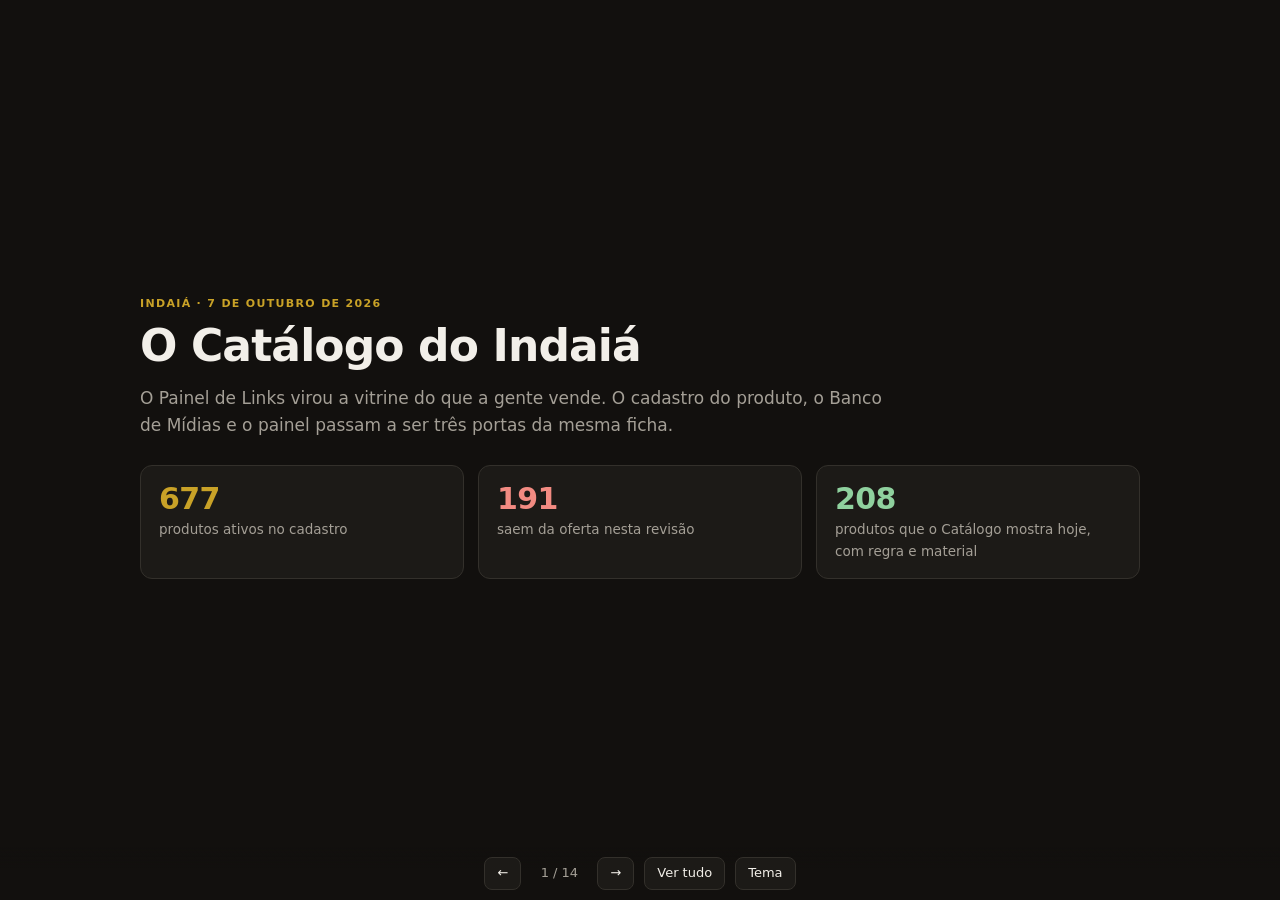
<file: apresentacao.html>
<!doctype html>
<html lang="pt-BR">
<head>
<meta charset="utf-8">
<meta name="viewport" content="width=device-width, initial-scale=1">
<title>Catálogo do Indaiá</title>
<style>
*,*::before,*::after{box-sizing:border-box;margin:0;padding:0}
:root{
  --bg:#12100e;--card:#1c1a17;--ink:#f2efe9;--mute:#a49f96;--line:#33302b;--head:#252320;
  --ouro:#c9a227;--cad:#e0a458;--pai:#7fa9f0;--mid:#b795f0;--fic:#5ec7b8;
  --red:#f28b82;--red-bg:#3a1f1d;--grn:#8fd19e;--grn-bg:#1c2f22;--amb:#f0c060;--amb-bg:#332a14;
}
:root[data-theme="claro"]{
  --bg:#faf8f4;--card:#fff;--ink:#1d1b18;--mute:#6b6760;--line:#e2ded6;--head:#f0ece4;
  --ouro:#8a6d14;--cad:#a35f12;--pai:#1d4ed8;--mid:#6d28d9;--fic:#0f766e;
  --red:#b3261e;--red-bg:#fbeceb;--grn:#2e6b3a;--grn-bg:#e9f4ec;--amb:#8a5a00;--amb-bg:#fdf3e1;
}
body{background:var(--bg);color:var(--ink);font:16px/1.6 "Segoe UI",system-ui,sans-serif}

.palco{min-height:100vh;display:flex;align-items:center;justify-content:center;padding:56px 24px 88px}
.slide{display:none;width:100%;max-width:1000px}
.slide.ativo{display:block;animation:entra .22s ease}
@keyframes entra{from{opacity:0;transform:translateY(6px)}to{opacity:1;transform:none}}
body.lista .palco{display:block;padding-top:24px}
body.lista .slide{display:block;max-width:1000px;margin:0 auto 64px;padding-bottom:40px;border-bottom:1px solid var(--line)}

.tag{display:inline-block;font-size:11px;font-weight:700;letter-spacing:.12em;text-transform:uppercase;color:var(--ouro);margin-bottom:10px}
h1{font-size:44px;line-height:1.1;letter-spacing:-.02em;margin-bottom:14px}
h2{font-size:30px;line-height:1.15;letter-spacing:-.01em;margin-bottom:8px}
h3{font-size:15px;margin-bottom:4px}
.sub{color:var(--mute);font-size:17px;margin-bottom:26px;max-width:70ch}
p{max-width:75ch}
ul{margin:10px 0 0 20px}li{margin:6px 0}
b{font-weight:650}
.mute{color:var(--mute)}

.cards{display:grid;gap:14px;grid-template-columns:repeat(auto-fit,minmax(220px,1fr));margin-top:20px}
.card{background:var(--card);border:1px solid var(--line);border-radius:12px;padding:16px 18px}
.card h3{font-size:14px;letter-spacing:.02em}
.card p{font-size:13.5px;color:var(--mute);margin-top:4px}
.card .n{font-size:30px;font-weight:700;line-height:1.1;letter-spacing:-.02em}
.c-cad{border-color:var(--cad)}.c-cad h3{color:var(--cad)}
.c-pai{border-color:var(--pai)}.c-pai h3{color:var(--pai)}
.c-mid{border-color:var(--mid)}.c-mid h3{color:var(--mid)}
.c-fic{border-color:var(--fic)}.c-fic h3{color:var(--fic)}
.kpi .n{color:var(--ouro)}
.kpi.ruim .n{color:var(--red)}
.kpi.bom .n{color:var(--grn)}

table{border-collapse:collapse;width:100%;margin-top:18px;font-size:14px;background:var(--card);border:1px solid var(--line);border-radius:12px;overflow:hidden}
th,td{text-align:left;padding:8px 14px;border-bottom:1px solid var(--line);vertical-align:top}
th{background:var(--head);font-size:12px;letter-spacing:.04em;text-transform:uppercase;color:var(--mute);white-space:nowrap}
tr:last-child td{border-bottom:0}
td.num{text-align:right;font-variant-numeric:tabular-nums;white-space:nowrap}

.antes-depois{display:grid;gap:14px;grid-template-columns:1fr 1fr;margin-top:20px}
@media (max-width:760px){.antes-depois{grid-template-columns:1fr}}
.bloco{background:var(--card);border:1px solid var(--line);border-radius:12px;padding:16px 18px}
.bloco.ruim{border-left:3px solid var(--red)}
.bloco.bom{border-left:3px solid var(--grn)}
.bloco h3{font-size:12px;letter-spacing:.1em;text-transform:uppercase;color:var(--mute);margin-bottom:10px}
.bloco ul{margin-left:18px;font-size:14px}
.selo{display:inline-block;font-size:11px;font-weight:700;padding:1px 7px;border-radius:6px}
.s-novo{color:var(--red);background:var(--red-bg)}
.s-ok{color:var(--grn);background:var(--grn-bg)}
.s-amb{color:var(--amb);background:var(--amb-bg)}

.fluxo{display:flex;flex-wrap:wrap;gap:10px;align-items:stretch;margin-top:20px}
.passo{flex:1 1 170px;background:var(--card);border:1px solid var(--line);border-radius:12px;padding:14px}
.passo .p{font-size:11px;color:var(--ouro);font-weight:700;letter-spacing:.1em}
.passo h3{font-size:14px;margin:4px 0}
.passo p{font-size:12.5px;color:var(--mute)}

.nota{margin-top:20px;padding:12px 16px;border-left:3px solid var(--ouro);background:var(--card);border-radius:0 10px 10px 0;font-size:14px}

/* diagrama de ligação */
.liga{display:grid;grid-template-columns:1fr auto 1fr auto 1fr;gap:10px;align-items:center;margin-top:22px}
.liga .no{background:var(--card);border:1px solid var(--line);border-radius:12px;padding:14px;min-height:120px}
.liga .no h3{font-size:13px;letter-spacing:.04em;text-transform:uppercase}
.liga .no p{font-size:12.5px;color:var(--mute);margin-top:4px}
.liga .seta{color:var(--ouro);font-size:26px;text-align:center}
.liga .no.cad{border-color:var(--cad)}.liga .no.cad h3{color:var(--cad)}
.liga .no.fic{border-color:var(--fic)}.liga .no.fic h3{color:var(--fic)}
.liga .no.mid{border-color:var(--mid)}.liga .no.mid h3{color:var(--mid)}
.liga .no.pai{border-color:var(--pai)}.liga .no.pai h3{color:var(--pai)}
@media (max-width:760px){.liga{grid-template-columns:1fr}.liga .seta{transform:rotate(90deg)}}

.barra{position:fixed;left:0;right:0;bottom:0;display:flex;align-items:center;gap:10px;justify-content:center;padding:10px;background:linear-gradient(to top,var(--bg) 60%,transparent);font-size:13px}
.barra button{font:inherit;color:var(--ink);background:var(--card);border:1px solid var(--line);border-radius:8px;padding:5px 12px;cursor:pointer}
.barra button:hover{border-color:var(--ouro)}
.conta{color:var(--mute);font-variant-numeric:tabular-nums;min-width:56px;text-align:center}
body.lista .barra .nav{display:none}
@media print{.barra{display:none}.slide{display:block!important;page-break-after:always}}
</style>
</head>
<body>
<div class="palco" id="palco">

<!-- 1 -->
<section class="slide ativo">
  <div class="tag">Indaiá · 7 de outubro de 2026</div>
  <h1>O Catálogo do Indaiá</h1>
  <p class="sub">O Painel de Links virou a vitrine do que a gente vende. O cadastro do produto, o Banco de Mídias e o painel passam a ser três portas da mesma ficha.</p>
  <div class="cards">
    <div class="card kpi"><div class="n">677</div><p>produtos ativos no cadastro</p></div>
    <div class="card kpi ruim"><div class="n">191</div><p>saem da oferta nesta revisão</p></div>
    <div class="card kpi bom"><div class="n">208</div><p>produtos que o Catálogo mostra hoje, com regra e material</p></div>
  </div>
</section>

<!-- 2 -->
<section class="slide">
  <div class="tag">De onde partimos</div>
  <h2>O que a venda sofria</h2>
  <p class="sub">Lemos as 354 divergências registradas entre 05/09 e 05/10. Não são sobre preço: são sobre o cliente entender outra coisa.</p>
  <table>
    <tr><th>O cliente entendeu que…</th><th class="num">Casos</th><th>O que faltava</th></tr>
    <tr><td>a cerimônia estava inclusa no espaço</td><td class="num">49</td><td>produto de cerimônia (todos desativados desde 23/07)</td></tr>
    <tr><td>as flores vinham com o pacote de decoração</td><td class="num">33</td><td>o nome dizia "Decoração"; a regra não estava escrita</td></tr>
    <tr><td>a taxa de equipe era outra</td><td class="num">32</td><td>15% fixo para tudo; coquetel precisa de 30%</td></tr>
    <tr><td>a pista de LED era maior</td><td class="num">27</td><td>o tamanho não estava no nome</td></tr>
    <tr><td>o open bar tinha outra cerveja</td><td class="num">17</td><td>"Open bar 2" não diz a marca</td></tr>
  </table>
  <div class="nota">Um terço das divergências se resolve com <b>nome certo, regra escrita e material na mão do vendedor</b>. O resto é contrato e disciplina de venda.</div>
</section>

<!-- 3 -->
<section class="slide">
  <div class="tag">O painel de links</div>
  <h2>De 18 categorias para 7 famílias</h2>
  <p class="sub">O segmento deixou de ser categoria e virou filtro. Acabou o "Coquetel" ao lado de "Coquetel — 15 Anos".</p>
  <div class="antes-depois">
    <div class="bloco ruim"><h3>Antes</h3><ul>
      <li>18 categorias misturando produto, planilha e senha</li>
      <li>"Pacotes — Casamento" e "Pacotes — 15 Anos": o segmento duplicava a lista</li>
      <li>81 links, zero ligação com o cadastro de produto</li>
      <li>310 produtos ativos sem nenhum material</li>
    </ul></div>
    <div class="bloco bom"><h3>Agora</h3><ul>
      <li>Menu lateral com duas entradas: <b>Catálogo</b> (produto) e <b>Administrativo</b> (apoio, planilha, senha)</li>
      <li>7 famílias: Gastronomia · Bebidas · Mobílias · Floral · Audiovisual & DJ · Assessoria & Cerimonial · Espaços, Hospedagem & Kids</li>
      <li>Filtro por <b>cidade</b> e <b>tipo de evento</b> (Casamento · 15 Anos · Corporativo · Formatura · Outros), lendo os campos que o orçamento já usa</li>
      <li>Cada material vira uma <b>ficha</b> ligada aos produtos do CRM</li>
    </ul></div>
  </div>
</section>

<!-- 4 -->
<section class="slide">
  <div class="tag">Uma leitura só</div>
  <h2>Pacote · Adicional · Avulso, em toda família</h2>
  <p class="sub">O vendedor aprende uma regra e ela vale para tudo.</p>
  <div class="cards">
    <div class="card c-cad"><h3>Pacote</h3><p>resolve sozinho: o menu, o open bar, o pacote de mobílias, a cerimônia.</p></div>
    <div class="card c-pai"><h3>Adicional</h3><p>entra junto com um pacote: lanche da madrugada, arranjo, cenário, mobílias Elegance.</p></div>
    <div class="card c-fic"><h3>Avulso</h3><p>item solto, um card por produto, organizado em subgrupos: Mesas e cadeiras · Lounge · Decoração de mesas · Iluminação · Cerimônia · Cenários · Tapetes e apoio.</p></div>
  </div>
  <div class="nota">Variação de tom, acabamento ou tamanho vira <b>um card só</b>: Árvore Francesa (branca · rosa), Sofá (bege · terracota), Mesa de Doces (espelhada · demolição), Painel de LED (4x2 · 6x3). Igual ao Buffet, que mostra os menus dentro.</div>
</section>

<!-- 5 -->
<section class="slide">
  <div class="tag">A ficha</div>
  <h2>O que o vendedor vê ao abrir um produto</h2>
  <div class="fluxo">
    <div class="passo"><div class="p">1</div><h3>Material para enviar</h3><p>o link da página ou PDF, por segmento. Clicável, com contador de acesso.</p></div>
    <div class="passo"><div class="p">2</div><h3>Fotos para enviar</h3><p>as fotos do produto, com link público para copiar e mandar como manda um PDF.</p></div>
    <div class="passo"><div class="p">3</div><h3>Regra de venda</h3><p>7 campos: o que é · inclui · não inclui · onde e quando vale · taxas e equipe · exige · atenção.</p></div>
    <div class="passo"><div class="p">4</div><h3>Itens que entram no orçamento</h3><p>os produtos do CRM na escada de preço, com margem mínima (só Pós e admin) e vínculos.</p></div>
    <div class="passo"><div class="p">5</div><h3>Cláusulas</h3><p>o que o contrato dispara quando esse produto entra.</p></div>
  </div>
  <div class="nota">Só o superadmin edita a regra depois de publicada. Produto retirado da oferta não aparece — o admin consegue espiar o que saiu.</div>
</section>

<!-- 6 -->
<section class="slide">
  <div class="tag">A redução</div>
  <h2>191 produtos saem da oferta</h2>
  <p class="sub">Critério: vende pouco e pesa pouco na família, duplicata de cadastro, variação que vira regra de preço, ou o que não é produto de venda.</p>
  <table>
    <tr><th>Família</th><th class="num">Saem</th><th>Exemplos</th></tr>
    <tr><td>Mobílias</td><td class="num">51</td><td>Mesa Quadrada 1 e 2, Kit Imperial, Mini lounge, Cadeira Tiffany, Pergolado</td></tr>
    <tr><td>Alimentação</td><td class="num">41</td><td>Menu Vegetariano, Empratado, Brunch, Coffee Networking por pax, Grill</td></tr>
    <tr><td>Bebidas</td><td class="num">36</td><td>Open bar de drinks, Cascata de Negroni, Boat Bar, variações do Open de Caipirinha</td></tr>
    <tr><td>Floral</td><td class="num">33</td><td>Decoração Floral genérica, cilindros de vela, arranjos naturais, vasos</td></tr>
    <tr><td>Audiovisual e LED</td><td class="num">28</td><td>os 4 cadastros de DJ fora dos 3 pacotes, 6 túneis de LED, Estrutura Audiovisual</td></tr>
  </table>
  <div class="cards">
    <div class="card kpi ruim"><div class="n">108</div><p>saem agora: sem evento futuro</p></div>
    <div class="card kpi"><div class="n">83</div><p>saem depois do último evento já contratado</p></div>
    <div class="card kpi"><div class="n">0</div><p>desativados no sistema até aqui: contrato assinado não muda</p></div>
  </div>
</section>

<!-- 7 -->
<section class="slide">
  <div class="tag">Nomenclatura</div>
  <h2>O nome diz o que entrega</h2>
  <p class="sub">Um padrão para 61 itens avulsos já aprovado; 85 nomes do catálogo mudam.</p>
  <div class="antes-depois">
    <div class="bloco ruim"><h3>Hoje</h3><ul>
      <li>Pacote Decoração Boho · Só Itens (flores não inclusas)</li>
      <li>Lustre Paris ( ME / SE ) e Lustre Paris (JO)</li>
      <li>Kit Suporte de Doces (10und)</li>
      <li>Cad. Madeira e Cadeira de Madeira</li>
      <li>Tunel de Led (Mezanino e Esp. Joinville)</li>
    </ul></div>
    <div class="bloco bom"><h3>Padrão</h3><ul>
      <li><b>Pacote de Mobílias Boho</b> — "Mobílias" avisa que a flor não vem</li>
      <li><b>Lustre Paris</b> — o espaço vai para o campo de espaços, que o filtro lê</li>
      <li><b>Suporte de Doces</b> — a quantidade vai para o campo</li>
      <li><b>Cadeiras Jantar</b> — madeira · medalhão como variações</li>
      <li>separador " · ", sem abreviar, até 45 caracteres</li>
    </ul></div>
  </div>
</section>

<!-- 8 -->
<section class="slide">
  <div class="tag">Como as três ferramentas se conversam</div>
  <h2>Uma ficha, três portas</h2>
  <div class="liga">
    <div class="no cad"><h3>Cadastro de produto</h3><p>nome, preço, espaços onde vale, tipos de evento, taxa de equipe, reajuste, margem por setor. <b>Só superadmin cadastra.</b></p></div>
    <div class="seta">→</div>
    <div class="no fic"><h3>Catálogo</h3><p>a ficha: junta o produto, a regra escrita, o material e a foto. É o que o vendedor abre e manda para o cliente.</p></div>
    <div class="seta">←</div>
    <div class="no mid"><h3>Banco de Mídias</h3><p>a foto: galeria do produto ou a foto curada "Itens Decorativos — peça". 26 peças já têm.</p></div>
  </div>
  <div class="cards" style="margin-top:14px">
    <div class="card c-pai"><h3>Painel de Links</h3><p>o material (página, PDF, vídeo) continua morando aqui. A ficha só aponta para ele.</p></div>
    <div class="card"><h3>Quem lê o painel hoje</h3><p>a Área do Cliente (9 categorias, 61 links) e o dossiê da reunião final. Nada de orçamento, contrato ou preço.</p></div>
  </div>
</section>

<!-- 9 -->
<section class="slide">
  <div class="tag">Produto novo</div>
  <h2>Só nasce pronto para vender</h2>
  <p class="sub">Vendedor não pede cadastro. Superadmin cadastra, e o produto só sai do rascunho quando os 9 itens estão fechados.</p>
  <div class="fluxo">
    <div class="passo"><div class="p">1–3</div><h3>Identidade</h3><p>nome no padrão, família, formato (pacote · adicional · avulso), segmentos</p></div>
    <div class="passo"><div class="p">4</div><h3>Regra escrita</h3><p>pelo menos "o que é" e "o que não inclui"</p></div>
    <div class="passo"><div class="p">5–6</div><h3>Material e foto</h3><p>link publicado e etiqueta no Banco de Mídias</p></div>
    <div class="passo"><div class="p">7</div><h3>Comercial</h3><p>preço, cobra por pessoa ou evento, bloco de margem, onde vale, quem vende</p></div>
    <div class="passo"><div class="p">8</div><h3>Taxa e reajuste</h3><p>taxa de equipe: não cobra · régua da casa · percentual próprio; reajuste anual sim ou não</p></div>
    <div class="passo"><div class="p">9</div><h3>Cláusula</h3><p>nenhuma, existente ou nova</p></div>
  </div>
  <div class="nota">Venda pontual fora do catálogo é <b>item sob medida</b> no orçamento. Repetiu três vezes, o sistema avisa que virou produto.</div>
</section>

<!-- 10 -->
<section class="slide">
  <div class="tag">Taxa de equipe e margem</div>
  <h2>Três camadas, uma régua</h2>
  <p class="sub">Hoje a taxa de equipe é 15% para tudo, gravada no serviço. O coquetel precisa de 30% e não há onde dizer isso.</p>
  <table>
    <tr><th>Camada</th><th>Quem define</th><th>Taxa de equipe</th><th>Margem mínima</th></tr>
    <tr><td>Régua da casa</td><td>superadmin</td><td>15%</td><td>Sociais base · Ação Gerente e Corporativo −5% · Pós −10%</td></tr>
    <tr><td>Exceção por bloco</td><td>superadmin</td><td>Coquetel 30%</td><td>mobília no Pós 40% · taxa e rolha 0</td></tr>
    <tr><td>Exceção do produto</td><td>superadmin</td><td>campo no cadastro</td><td>campo no cadastro</td></tr>
  </table>
  <div class="nota">Campo vazio herda a camada de cima. Isso é cadastro + orçamento + aditivo: vai em fases, depois do painel, sem mexer em contrato assinado.</div>
</section>

<!-- 11 -->
<section class="slide">
  <div class="tag">Fotos</div>
  <h2>Três fontes, nessa ordem</h2>
  <div class="fluxo">
    <div class="passo"><div class="p">1</div><h3>Foto do material</h3><p>a capa da página ou do PDF publicado</p></div>
    <div class="passo"><div class="p">2</div><h3>Galeria do produto</h3><p>a aba Fotos do cadastro — a mesma que a loja e a Área do Cliente usam</p></div>
    <div class="passo"><div class="p">3</div><h3>Banco de Mídias</h3><p>as fotos curadas "Itens Decorativos — peça": 150 fotos, 26 peças</p></div>
  </div>
  <div class="cards">
    <div class="card kpi bom"><div class="n">138</div><p>dos 196 produtos do catálogo já tinham foto na galeria</p></div>
    <div class="card kpi"><div class="n">26</div><p>peças de mobília e LED cobertas pelo Banco de Mídias</p></div>
    <div class="card kpi ruim"><div class="n">~40</div><p>ainda sem foto: a lista do fotógrafo está pronta</p></div>
  </div>
  <div class="nota">Card sem foto mostra <b>sugestões do Banco de Mídias</b> pela busca da própria tela — não é a foto oficial, é para escolher e subir no cadastro.</div>
</section>

<!-- 12 -->
<section class="slide">
  <div class="tag">O achado mais caro</div>
  <h2>Cerimônia: ninguém cobra desde abril</h2>
  <p class="sub">Em 23/07/2026, 14 produtos de cerimônia foram desativados. O substituto ("Área externa") nunca entrou em contrato.</p>
  <div class="cards">
    <div class="card kpi ruim"><div class="n">R$ 1,06 mi</div><p>de histórico de cerimônia externa e casamento na praia</p></div>
    <div class="card kpi ruim"><div class="n">256</div><p>contratos novos desde 23/07 — nenhum cobra cerimônia</p></div>
    <div class="card kpi"><div class="n">9</div><p>pacotes propostos, um por local, com o dia da semana na regra de preço</p></div>
  </div>
  <p style="margin-top:16px"><b>Itapema</b> Praia · Cascata · Figueira · Salão Principal &nbsp;·&nbsp; <b>Florianópolis</b> Flutuante &nbsp;·&nbsp; <b>Blumenau</b> Capela · Castelo &nbsp;·&nbsp; <b>Joinville</b> Garden &nbsp;·&nbsp; <b>Nova Veneza</b> Lago / Gramado</p>
  <div class="nota">Decisão da reunião: a cerimônia está <b>inclusa na locação</b> ou <b>paramos de cobrar</b>? Os dados não distinguem. Se não está inclusa, são seis meses sem faturar o item e 152 eventos futuros contratados.</div>
</section>

<!-- 13 -->
<section class="slide">
  <div class="tag">Decisões abertas</div>
  <h2>O que a reunião precisa fechar</h2>
  <table>
    <tr><th>Assunto</th><th>A decisão</th></tr>
    <tr><td>Cerimônia</td><td>inclusa na locação ou volta como produto? Nova Veneza: um pacote ou Lago e Gramado?</td></tr>
    <tr><td>DJ</td><td>fica só o Pacote audiovisual - DJ. Mantém R$ 10.000 ou sobe? Preenche o preço por dia da semana?</td></tr>
    <tr><td>Taxa de equipe</td><td>quais produtos fogem dos 15%, e o aditivo do Pós em contrato migrado passa a cobrar?</td></tr>
    <tr><td>Área do Cliente</td><td>visibilidade por link (hoje é por categoria), para só publicar o que estiver 100%</td></tr>
    <tr><td>Fotos</td><td>quem fotografa o que falta, e até quando</td></tr>
    <tr><td>Renomeação</td><td>aplicar os 85 nomes novos no CRM junto com a migração dos campos (espaço, quantidade, cor)</td></tr>
  </table>
</section>

<!-- 14 -->
<section class="slide">
  <div class="tag">Próximos passos</div>
  <h2>Em ordem, sem misturar</h2>
  <div class="fluxo">
    <div class="passo"><div class="p">AGORA</div><h3>Validação interna</h3><p>o Catálogo está no teste local. Só front, sem banco, sem risco para a Área do Cliente.</p></div>
    <div class="passo"><div class="p">1</div><h3>Subir o painel</h3><p>branch pronta e validada: tipos, build, testes. Merge e deploy com o Arles.</p></div>
    <div class="passo"><div class="p">2</div><h3>Fotos e materiais</h3><p>fotografar o que falta; publicar o material das cerimônias e dos pacotes de formatura.</p></div>
    <div class="passo"><div class="p">3</div><h3>Desativar os 191</h3><p>em duas ondas, com script, depois de aprovada a lista.</p></div>
    <div class="passo"><div class="p">4</div><h3>Cadastro de produto</h3><p>campos de taxa, reajuste, ficha e prontidão. Migration + código juntos.</p></div>
    <div class="passo"><div class="p">5</div><h3>Taxa por produto</h3><p>orçamento, aditivo e contrato passam a respeitar o percentual.</p></div>
  </div>
  <div class="nota">Regra do projeto: <b>nada em produção sem pedido</b>, e o cadastro de produto não sobe junto com o painel.</div>
</section>

</div>

<div class="barra">
  <button class="nav" id="ant">&#8592;</button>
  <span class="conta" id="conta">1 / 14</span>
  <button class="nav" id="pro">&#8594;</button>
  <button id="blista">Ver tudo</button>
  <button id="btema">Tema</button>
</div>

<script>
var slides = Array.prototype.slice.call(document.querySelectorAll('.slide'))
var conta = document.getElementById('conta')
var i = 0
function mostra(n) {
  i = Math.max(0, Math.min(slides.length - 1, n))
  slides.forEach(function (s, k) { s.classList.toggle('ativo', k === i) })
  conta.textContent = (i + 1) + ' / ' + slides.length
  window.scrollTo({ top: 0 })
}
document.getElementById('ant').addEventListener('click', function () { mostra(i - 1) })
document.getElementById('pro').addEventListener('click', function () { mostra(i + 1) })
document.addEventListener('keydown', function (e) {
  if (document.body.classList.contains('lista')) return
  if (e.key === 'ArrowRight' || e.key === 'PageDown' || e.key === ' ') { e.preventDefault(); mostra(i + 1) }
  if (e.key === 'ArrowLeft' || e.key === 'PageUp') { e.preventDefault(); mostra(i - 1) }
  if (e.key === 'Home') mostra(0)
  if (e.key === 'End') mostra(slides.length - 1)
})
document.getElementById('blista').addEventListener('click', function () {
  var lista = document.body.classList.toggle('lista')
  this.textContent = lista ? 'Ver slide a slide' : 'Ver tudo'
  if (!lista) mostra(i)
})
document.getElementById('btema').addEventListener('click', function () {
  var r = document.documentElement
  r.dataset.theme = r.dataset.theme === 'claro' ? '' : 'claro'
})
mostra(0)
</script>
</body>
</html>
</file>
